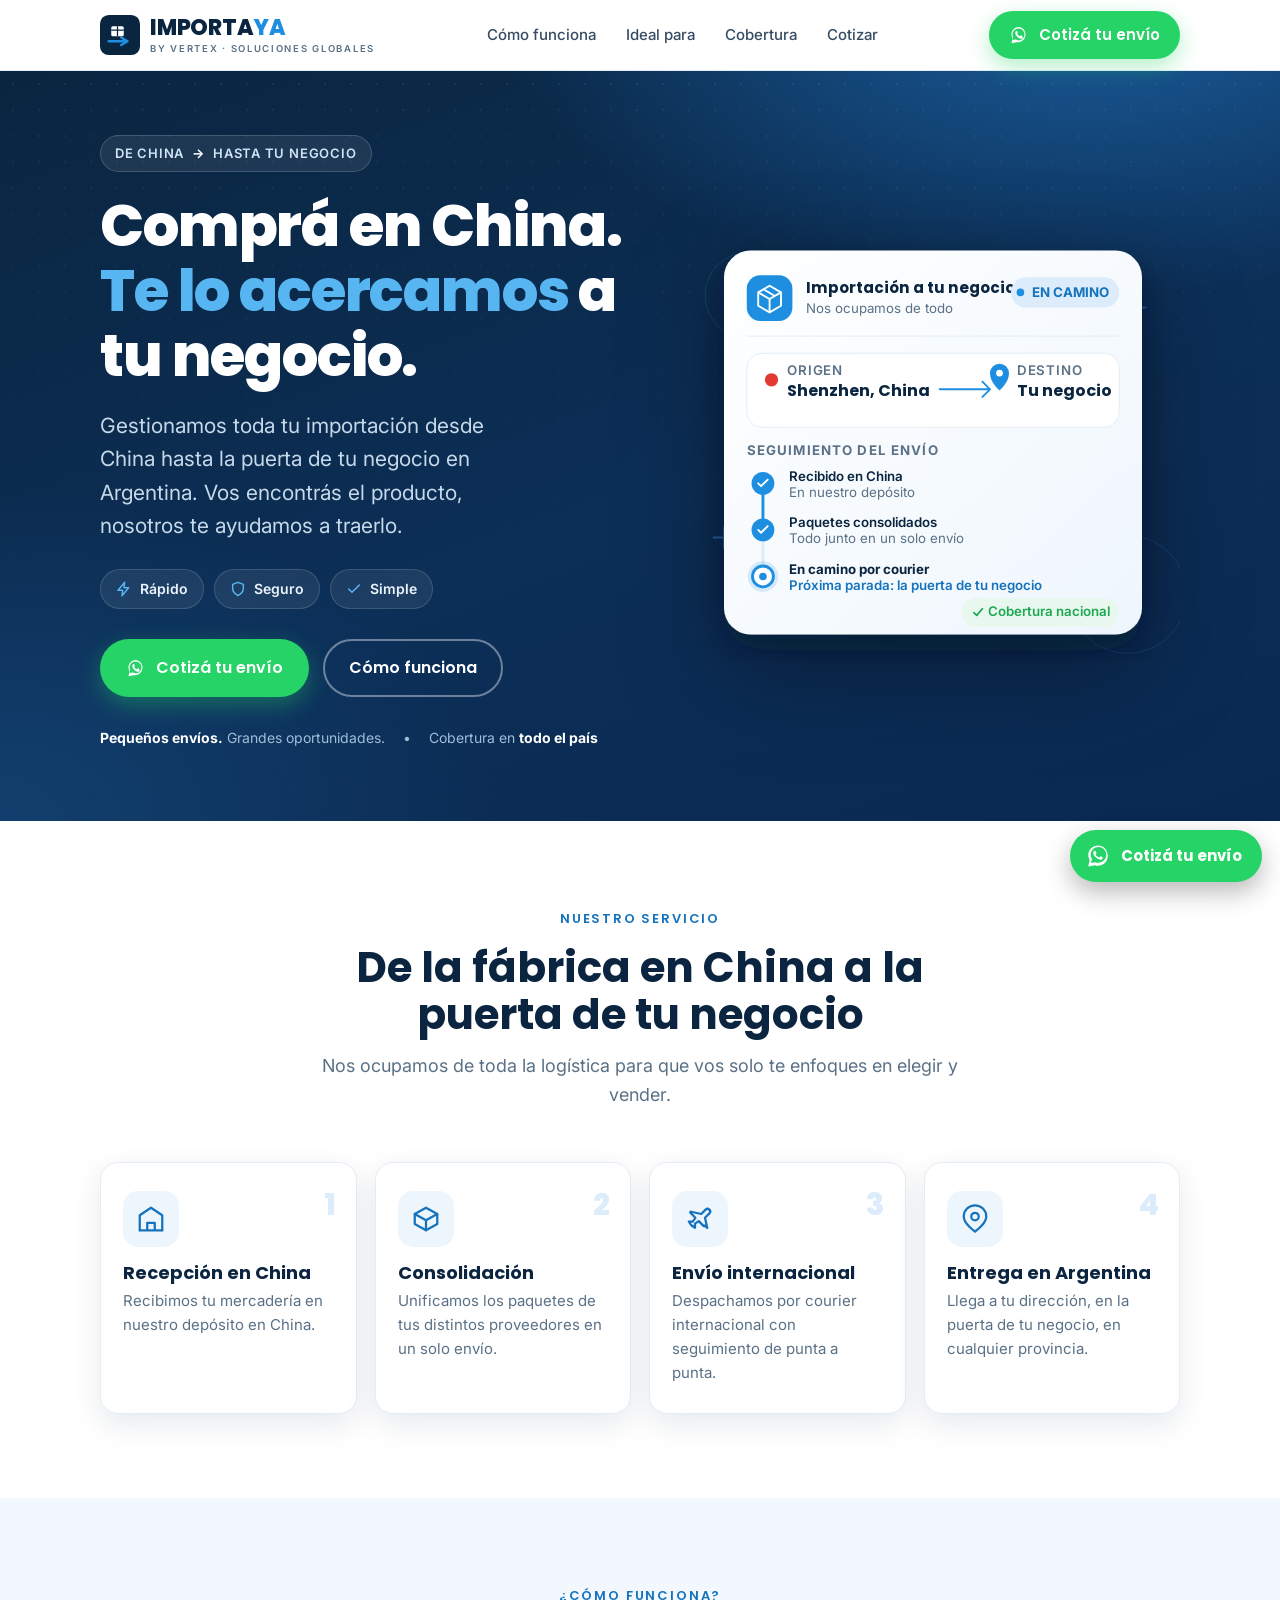
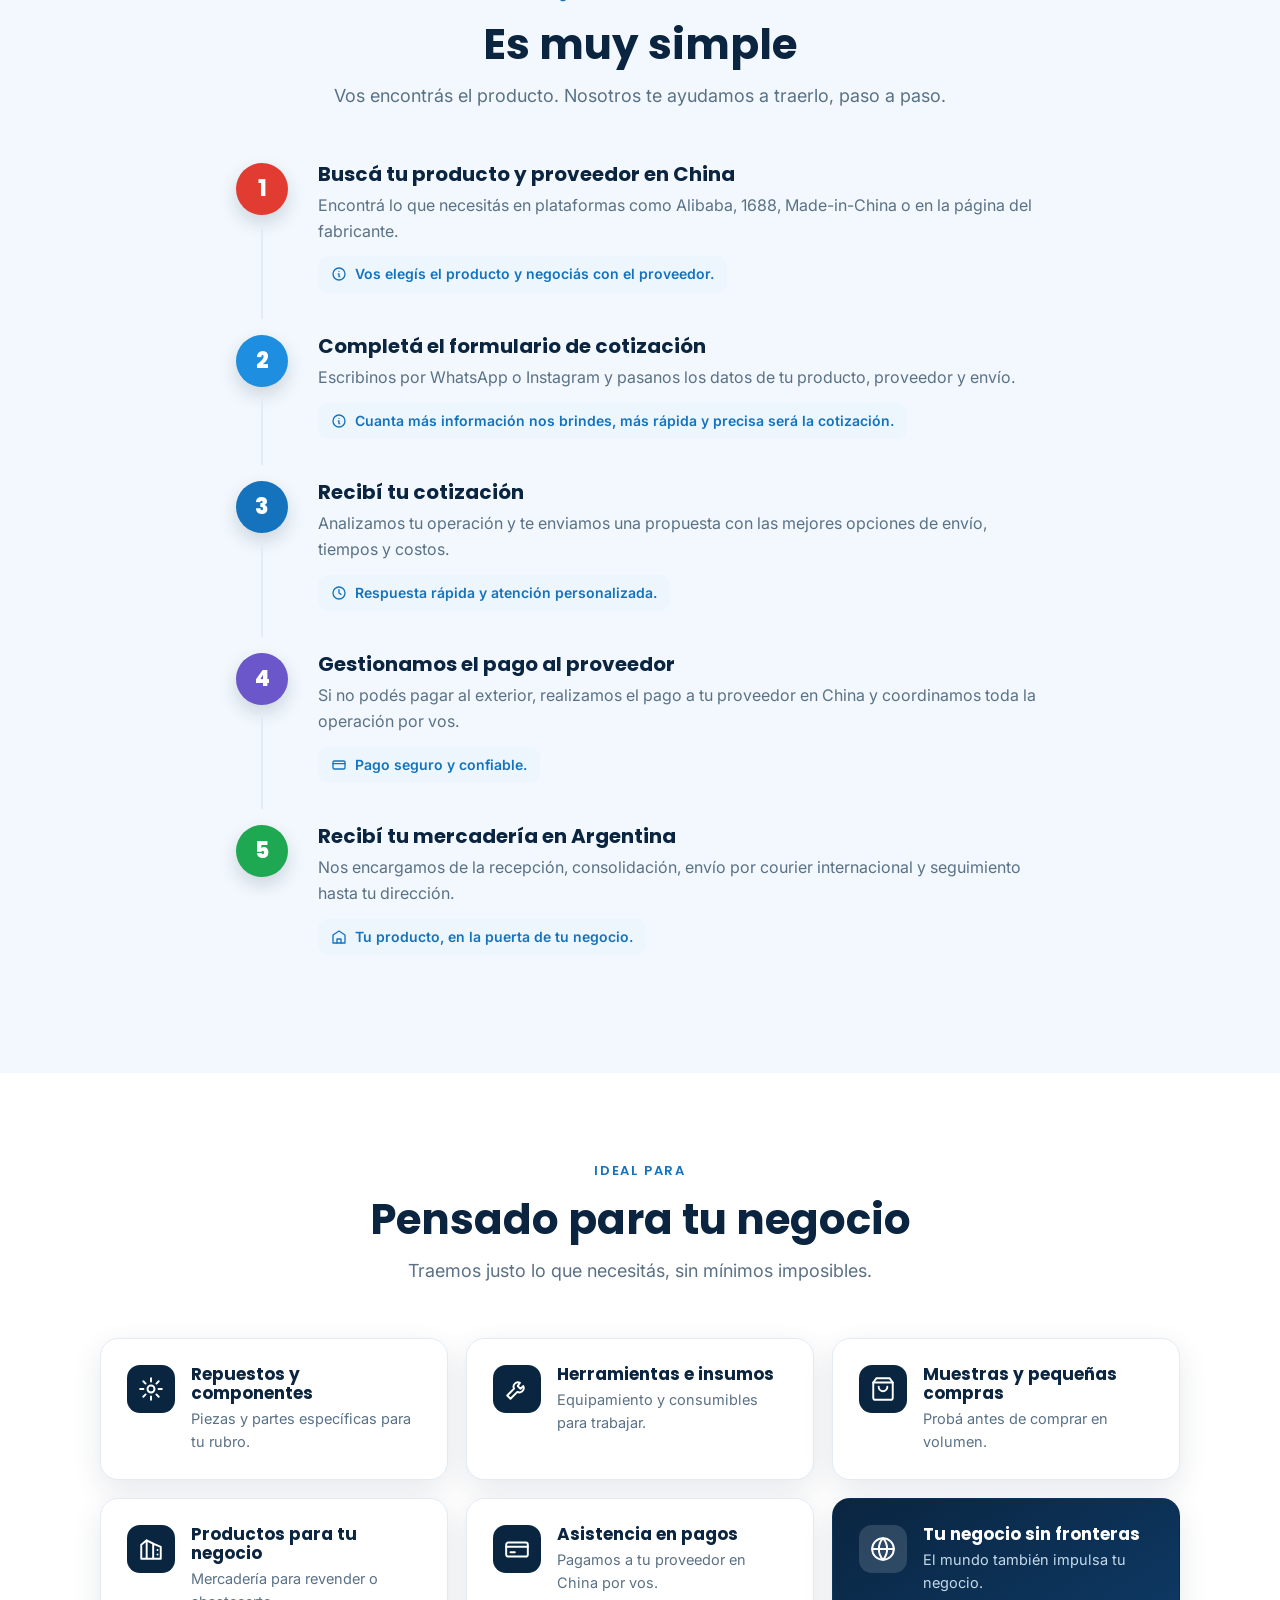
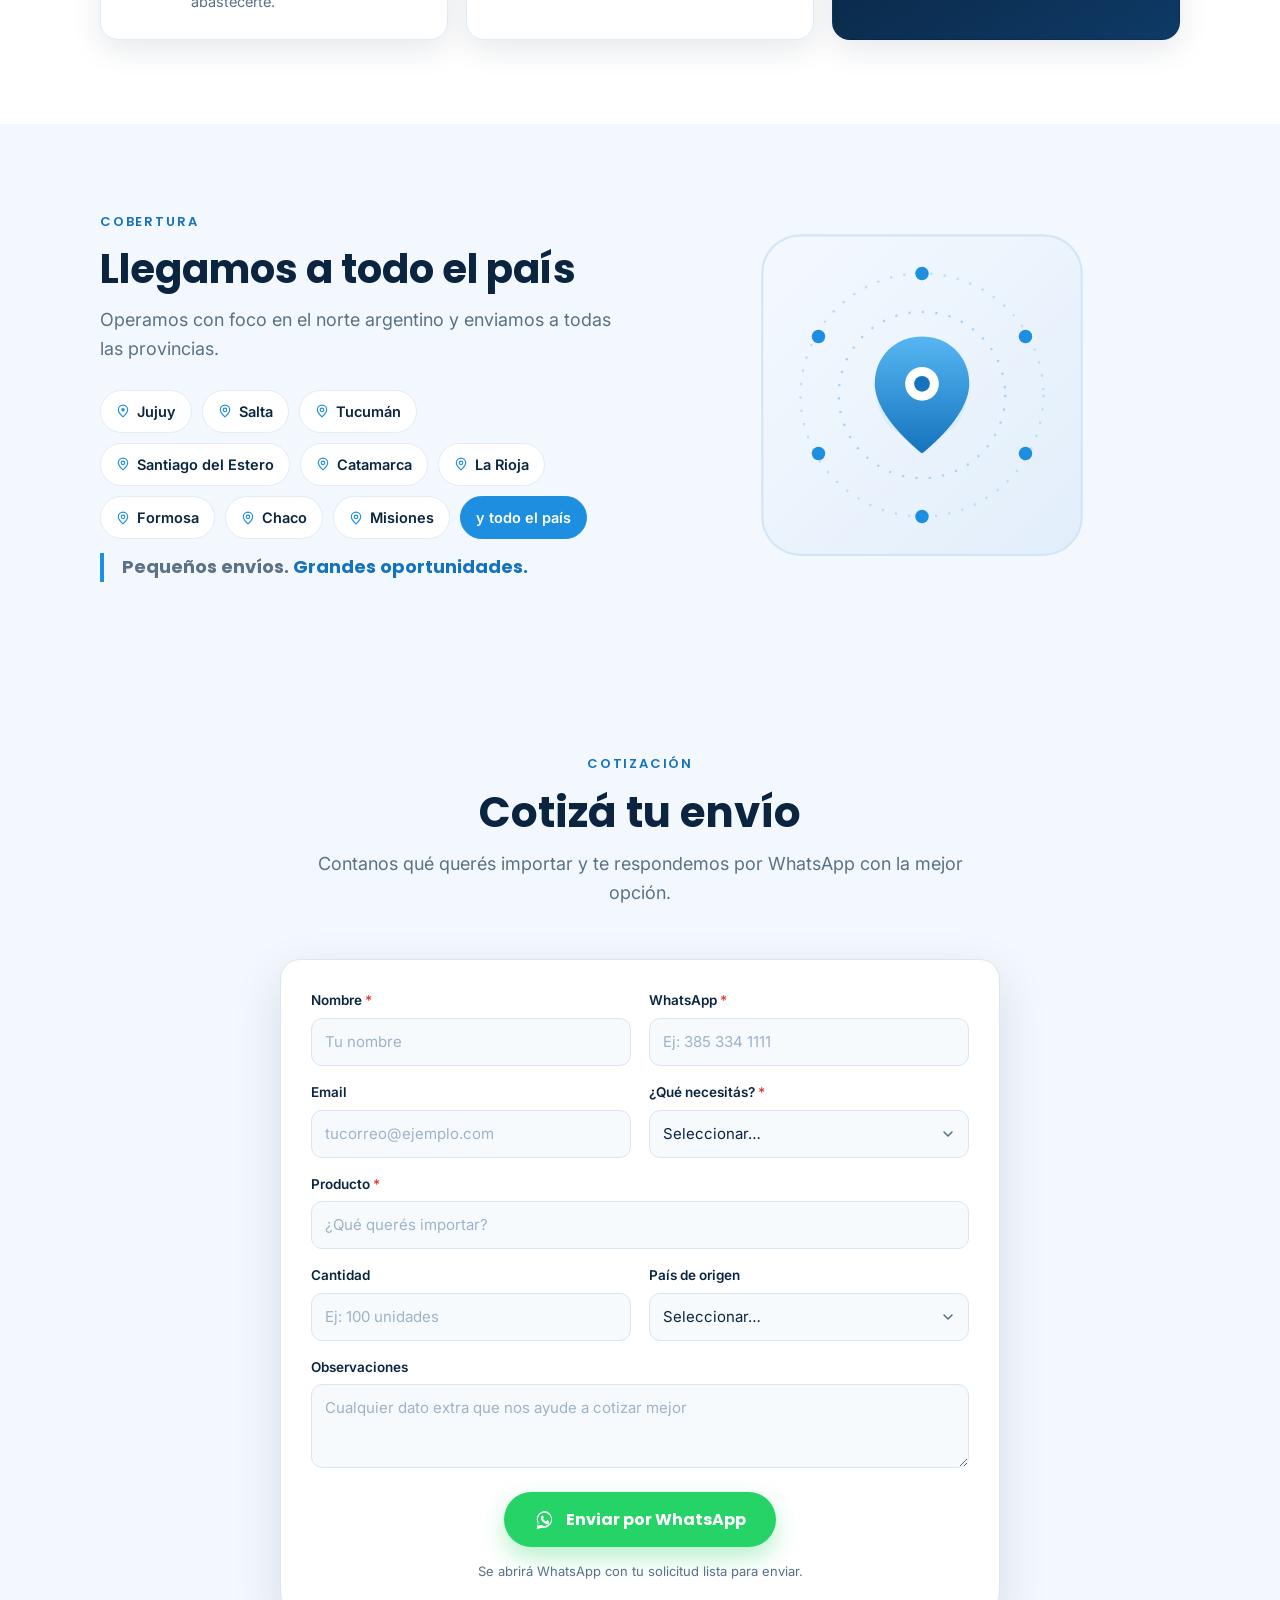
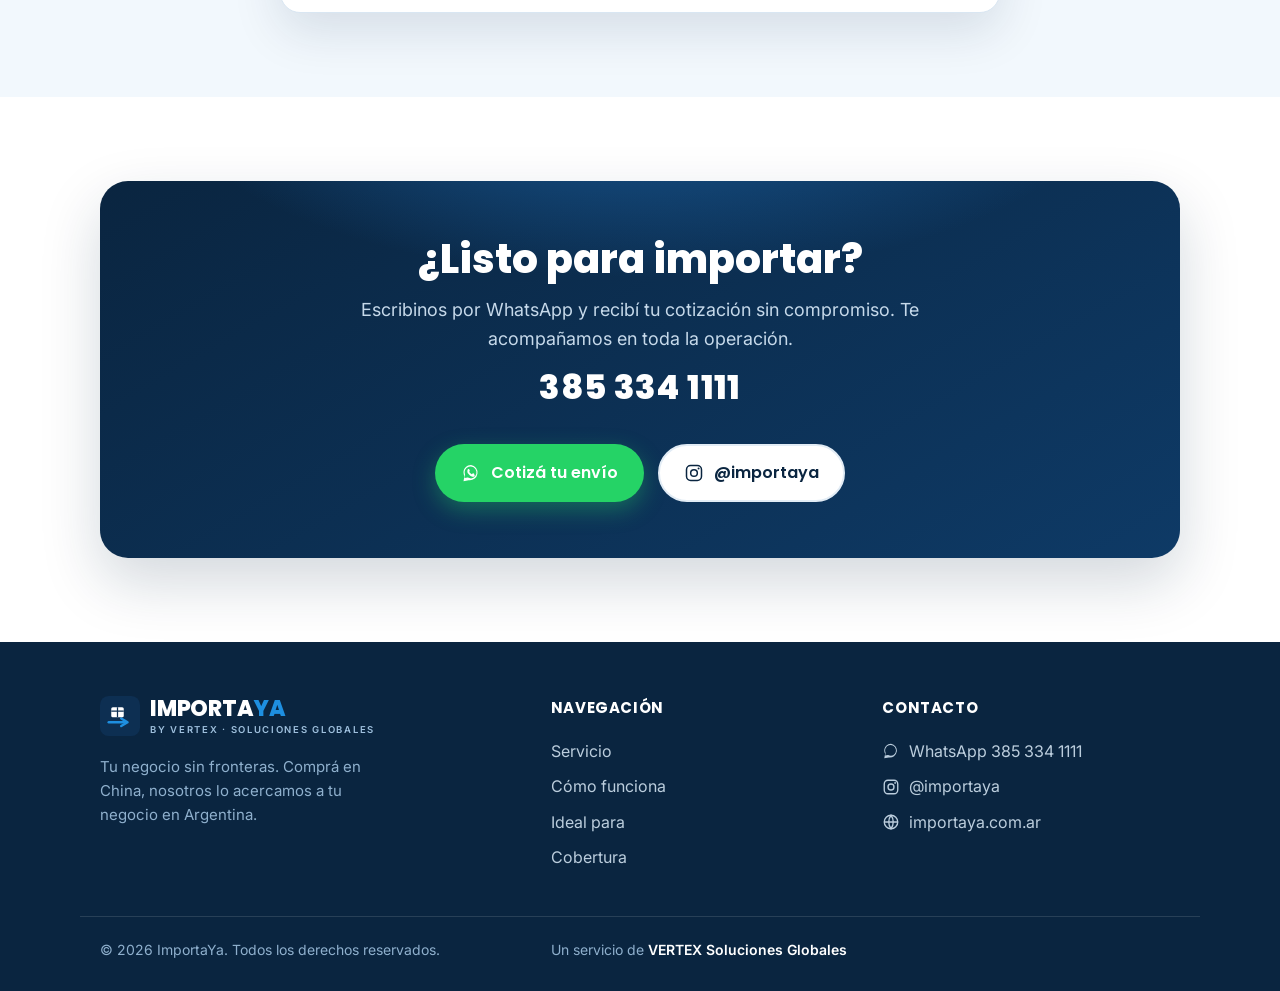
<file: index.html>
<!DOCTYPE html>
<html lang="es">
<head>
  <meta charset="UTF-8">
  <meta name="viewport" content="width=device-width, initial-scale=1.0">
  <title>ImportaYa by Vertex — Comprá en China, te lo acercamos a tu negocio</title>
  <meta name="description" content="Importá desde China a Argentina de forma rápida, segura y simple. Recepción, consolidación, envío por courier y entrega en tu puerta. Cotizá tu envío por WhatsApp: 385 334 1111.">
  <meta name="theme-color" content="#0a2540">
  <link rel="canonical" href="https://importaya.com.ar/">

  <meta property="og:type" content="website">
  <meta property="og:title" content="ImportaYa by Vertex — Tu negocio sin fronteras">
  <meta property="og:description" content="Comprá en China, nosotros lo acercamos a tu negocio en Argentina. Rápido, seguro y simple.">
  <meta property="og:url" content="https://importaya.com.ar/">
  <meta property="og:image" content="https://importaya.com.ar/assets/og.svg">
  <meta property="og:locale" content="es_AR">
  <meta name="twitter:card" content="summary_large_image">

  <link rel="icon" type="image/svg+xml" href="/assets/favicon.svg">
  <link rel="preconnect" href="https://fonts.googleapis.com">
  <link rel="preconnect" href="https://fonts.gstatic.com" crossorigin>
  <link href="https://fonts.googleapis.com/css2?family=Inter:wght@400;500;600;700&family=Poppins:wght@600;700;800&display=swap" rel="stylesheet">
  <link rel="stylesheet" href="/styles.css">
  <link rel="stylesheet" href="/css/form.css">
</head>
<body>

  <!-- ===================== HEADER ===================== -->
  <header class="header">
    <div class="container">
      <a class="logo" href="#top" aria-label="ImportaYa por Vertex — inicio">
        <svg class="logo-mark" viewBox="0 0 64 64" aria-hidden="true">
          <rect width="64" height="64" rx="14" fill="#0a2540"/>
          <path d="M14 42 L40 42" stroke="#1e8fe0" stroke-width="4" stroke-linecap="round"/>
          <path d="M34 36 L44 42 L34 48" fill="none" stroke="#1e8fe0" stroke-width="4" stroke-linecap="round" stroke-linejoin="round"/>
          <rect x="18" y="18" width="20" height="16" rx="2.5" fill="#fff"/>
          <path d="M18 24 H38 M28 18 V34" stroke="#0a2540" stroke-width="2"/>
        </svg>
        <span class="logo-text">
          <span class="logo-word"><span class="lw-b">IMPORTA</span><span class="lw-y">YA</span></span>
          <span class="logo-sub">by Vertex · Soluciones Globales</span>
        </span>
      </a>
      <nav class="nav" aria-label="Navegación principal">
        <a href="#como-funciona">Cómo funciona</a>
        <a href="#ideal">Ideal para</a>
        <a href="#cobertura">Cobertura</a>
        <a href="#cotizar">Cotizar</a>
      </nav>
      <a class="btn btn--wa" href="https://wa.me/5493853341111" target="_blank" rel="noopener">
        <svg viewBox="0 0 32 32" fill="currentColor" aria-hidden="true"><path d="M16 3C9.4 3 4 8.4 4 15c0 2.1.6 4.1 1.6 5.9L4 29l8.2-1.6A12 12 0 1 0 16 3Zm0 21.6c-1.8 0-3.5-.5-5-1.3l-.4-.2-4.9 1 .9-4.8-.2-.4A9.6 9.6 0 1 1 16 24.6Zm5.3-7.2c-.3-.1-1.7-.8-2-.9-.3-.1-.5-.1-.6.1l-.9 1.1c-.2.2-.3.2-.6.1-1.7-.8-2.8-1.5-3.9-3.4-.3-.5.3-.5.8-1.5.1-.2 0-.4 0-.5l-.9-2.2c-.2-.6-.5-.5-.6-.5h-.6c-.2 0-.5.1-.8.4-1 1-1 2.4-1 3.8.1 1.4 1.1 2.8 1.2 3 .1.2 2 3.1 4.9 4.4 2.9 1.2 2.9.8 3.5.8.5-.1 1.7-.7 1.9-1.4.2-.7.2-1.2.2-1.4-.1-.1-.3-.2-.6-.3Z"/></svg>
        <span class="btn-label">Cotizá tu envío</span>
      </a>
    </div>
  </header>

  <main id="top">

    <!-- ===================== HERO ===================== -->
    <section class="hero on-dark">
      <div class="container">
        <div class="hero-copy">
          <span class="hero-badge">De China <b>→</b> hasta tu negocio</span>
          <h1>Comprá en China.<br><span class="accent">Te lo acercamos</span> a tu negocio.</h1>
          <p class="hero-sub">Gestionamos toda tu importación desde China hasta la puerta de tu negocio en Argentina. Vos encontrás el producto, nosotros te ayudamos a traerlo.</p>
          <div class="hero-pills">
            <span class="pill"><svg viewBox="0 0 24 24" fill="none" stroke="currentColor" stroke-width="2.2" stroke-linecap="round" stroke-linejoin="round"><path d="M13 2 3 14h7l-1 8 10-12h-7z"/></svg> Rápido</span>
            <span class="pill"><svg viewBox="0 0 24 24" fill="none" stroke="currentColor" stroke-width="2.2" stroke-linecap="round" stroke-linejoin="round"><path d="M12 2 4 5v6c0 5 3.4 8.5 8 11 4.6-2.5 8-6 8-11V5z"/></svg> Seguro</span>
            <span class="pill"><svg viewBox="0 0 24 24" fill="none" stroke="currentColor" stroke-width="2.2" stroke-linecap="round" stroke-linejoin="round"><path d="M20 6 9 17l-5-5"/></svg> Simple</span>
          </div>
          <div class="hero-cta">
            <a class="btn btn--wa" href="#cotizar">
              <svg viewBox="0 0 32 32" fill="currentColor" aria-hidden="true"><path d="M16 3C9.4 3 4 8.4 4 15c0 2.1.6 4.1 1.6 5.9L4 29l8.2-1.6A12 12 0 1 0 16 3Zm0 21.6c-1.8 0-3.5-.5-5-1.3l-.4-.2-4.9 1 .9-4.8-.2-.4A9.6 9.6 0 1 1 16 24.6Zm5.3-7.2c-.3-.1-1.7-.8-2-.9-.3-.1-.5-.1-.6.1l-.9 1.1c-.2.2-.3.2-.6.1-1.7-.8-2.8-1.5-3.9-3.4-.3-.5.3-.5.8-1.5.1-.2 0-.4 0-.5l-.9-2.2c-.2-.6-.5-.5-.6-.5h-.6c-.2 0-.5.1-.8.4-1 1-1 2.4-1 3.8.1 1.4 1.1 2.8 1.2 3 .1.2 2 3.1 4.9 4.4 2.9 1.2 2.9.8 3.5.8.5-.1 1.7-.7 1.9-1.4.2-.7.2-1.2.2-1.4-.1-.1-.3-.2-.6-.3Z"/></svg>
              Cotizá tu envío
            </a>
            <a class="btn btn--ghost" href="#como-funciona">Cómo funciona</a>
          </div>
          <div class="hero-trust">
            <span><b>Pequeños envíos.</b> Grandes oportunidades.</span>
            <span aria-hidden="true">•</span>
            <span>Cobertura en <b>todo el país</b></span>
          </div>
        </div>

        <!-- Hero illustration -->
        <div class="hero-art hero-art-c" aria-hidden="true">
          <svg viewBox="0 0 520 460" xmlns="http://www.w3.org/2000/svg">
            <defs>
              <linearGradient id="hero-c-card" x1="0" y1="0" x2="1" y2="1">
                <stop offset="0" stop-color="#ffffff"/><stop offset="1" stop-color="#eef6fd"/>
              </linearGradient>
              <filter id="hero-c-shadow" x="-20%" y="-20%" width="140%" height="150%">
                <feDropShadow dx="0" dy="16" stdDeviation="16" flood-color="#04162c" flood-opacity=".35"/>
              </filter>
            </defs>
            <circle cx="65" cy="75" r="45" fill="none" stroke="#57b6f2" stroke-opacity=".16"/>
            <circle cx="465" cy="390" r="62" fill="none" stroke="#57b6f2" stroke-opacity=".14"/>
            <path d="M29 330h22M40 319v22M462 88h22M473 77v22" stroke="#57b6f2" stroke-width="2" stroke-linecap="round" opacity=".35"/>
            <rect x="40" y="28" width="440" height="404" rx="28" fill="url(#hero-c-card)" filter="url(#hero-c-shadow)"/>
            <rect x="64" y="54" width="48" height="48" rx="14" fill="#1e8fe0"/>
            <path d="m76 72 12-7 12 7v14l-12 7-12-7Z" fill="none" stroke="#fff" stroke-width="2" stroke-linejoin="round"/>
            <path d="m76 72 12 7 12-7M88 79v14M82 69l12 7" fill="none" stroke="#fff" stroke-width="2" stroke-linejoin="round"/>
            <text x="126" y="73" fill="#0a2540" font-family="Poppins,sans-serif" font-size="16" font-weight="700">Importación a tu negocio</text>
            <text x="126" y="94" fill="#5a7186" font-family="Inter,sans-serif" font-size="14">Nos ocupamos de todo</text>
            <rect x="342" y="56" width="114" height="32" rx="16" fill="#dcecfa"/>
            <circle cx="352" cy="72" r="4" fill="#1e8fe0"/>
            <text x="364" y="77" fill="#1573bd" font-family="Inter,sans-serif" font-size="14" font-weight="700">EN CAMINO</text>
            <path d="M64 118h392" stroke="#e2ecf5"/>
            <rect x="64" y="136" width="392" height="78" rx="16" fill="#fff" stroke="#e2ecf5"/>
            <circle cx="90" cy="164" r="7" fill="#e23b32"/>
            <text x="106" y="159" fill="#5a7186" font-family="Inter,sans-serif" font-size="14" font-weight="600" letter-spacing="1">ORIGEN</text>
            <text x="106" y="181" fill="#0a2540" font-family="Poppins,sans-serif" font-size="17" font-weight="700">Shenzhen, China</text>
            <path d="M267 174h53m-8-8 8 8-8 8" fill="none" stroke="#1e8fe0" stroke-width="2" stroke-linecap="round" stroke-linejoin="round"/>
            <path d="M340 157c0 10-10 18-10 18s-10-8-10-18a10 10 0 1 1 20 0Z" fill="#1e8fe0"/>
            <circle cx="330" cy="157" r="3.5" fill="#fff"/>
            <text x="348" y="159" fill="#5a7186" font-family="Inter,sans-serif" font-size="14" font-weight="600" letter-spacing="1">DESTINO</text>
            <text x="348" y="181" fill="#0a2540" font-family="Poppins,sans-serif" font-size="17" font-weight="700">Tu negocio</text>
            <text x="64" y="243" fill="#5a7186" font-family="Inter,sans-serif" font-size="14" font-weight="700" letter-spacing="1.2">SEGUIMIENTO DEL ENVÍO</text>
            <path d="M81 273v100" stroke="#dcecfa" stroke-width="3"/>
            <path d="M81 273v49" stroke="#1e8fe0" stroke-width="3"/>
            <circle cx="81" cy="273" r="12" fill="#1e8fe0"/>
            <path d="m76 273 3 3 7-7" fill="none" stroke="#fff" stroke-width="2" stroke-linecap="round" stroke-linejoin="round"/>
            <text x="108" y="270" fill="#0a2540" font-family="Inter,sans-serif" font-size="14" font-weight="600">Recibido en China</text>
            <text x="108" y="287" fill="#5a7186" font-family="Inter,sans-serif" font-size="14">En nuestro depósito</text>
            <circle cx="81" cy="322" r="12" fill="#1e8fe0"/>
            <path d="m76 322 3 3 7-7" fill="none" stroke="#fff" stroke-width="2" stroke-linecap="round" stroke-linejoin="round"/>
            <text x="108" y="319" fill="#0a2540" font-family="Inter,sans-serif" font-size="14" font-weight="600">Paquetes consolidados</text>
            <text x="108" y="336" fill="#5a7186" font-family="Inter,sans-serif" font-size="14">Todo junto en un solo envío</text>
            <circle class="hero-art-c__pulse" cx="81" cy="371" r="16" fill="#1e8fe0" opacity=".16"/>
            <circle cx="81" cy="371" r="11" fill="#fff" stroke="#1e8fe0" stroke-width="3"/>
            <circle cx="81" cy="371" r="4" fill="#1e8fe0"/>
            <text x="108" y="368" fill="#0a2540" font-family="Inter,sans-serif" font-size="14" font-weight="700">En camino por courier</text>
            <text x="108" y="385" fill="#1573bd" font-family="Inter,sans-serif" font-size="14" font-weight="600">Próxima parada: la puerta de tu negocio</text>
            <rect x="290" y="394" width="166" height="30" rx="15" fill="#e9f8ef"/>
            <path d="m303 409 3 3 6-7" fill="none" stroke="#1da851" stroke-width="1.8" stroke-linecap="round" stroke-linejoin="round"/>
            <text x="318" y="413" fill="#1da851" font-family="Inter,sans-serif" font-size="14" font-weight="600">Cobertura nacional</text>
          </svg>
        </div>
      </div>
    </section>

    <!-- ===================== SERVICIO (4 pasos logística) ===================== -->
    <section class="section" id="servicio">
      <div class="container">
        <div class="section-head reveal">
          <span class="eyebrow">Nuestro servicio</span>
          <h2>De la fábrica en China a la puerta de tu negocio</h2>
          <p>Nos ocupamos de toda la logística para que vos solo te enfoques en elegir y vender.</p>
        </div>
        <div class="flow">
          <article class="flow-card reveal">
            <span class="num">1</span>
            <div class="flow-ico"><svg viewBox="0 0 24 24" fill="none" stroke="currentColor" stroke-width="1.8" stroke-linecap="round" stroke-linejoin="round"><path d="M3 21V9l9-6 9 6v12"/><path d="M3 21h18M9 21v-6h6v6"/></svg></div>
            <h3>Recepción en China</h3>
            <p>Recibimos tu mercadería en nuestro depósito en China.</p>
          </article>
          <article class="flow-card reveal">
            <span class="num">2</span>
            <div class="flow-ico"><svg viewBox="0 0 24 24" fill="none" stroke="currentColor" stroke-width="1.8" stroke-linecap="round" stroke-linejoin="round"><path d="M21 16V8l-9-5-9 5v8l9 5 9-5z"/><path d="M3 8l9 5 9-5M12 13v8"/></svg></div>
            <h3>Consolidación</h3>
            <p>Unificamos los paquetes de tus distintos proveedores en un solo envío.</p>
          </article>
          <article class="flow-card reveal">
            <span class="num">3</span>
            <div class="flow-ico"><svg viewBox="0 0 24 24" fill="none" stroke="currentColor" stroke-width="1.8" stroke-linecap="round" stroke-linejoin="round"><path d="M17.8 19.2 16 11l3.5-3.5a2.1 2.1 0 0 0-3-3L13 8 4.8 6.2a.5.5 0 0 0-.5.8l4 4-2 3H3l2 3 3 2v-3.3l3-2 4 4a.5.5 0 0 0 .8-.5z"/></svg></div>
            <h3>Envío internacional</h3>
            <p>Despachamos por courier internacional con seguimiento de punta a punta.</p>
          </article>
          <article class="flow-card reveal">
            <span class="num">4</span>
            <div class="flow-ico"><svg viewBox="0 0 24 24" fill="none" stroke="currentColor" stroke-width="1.8" stroke-linecap="round" stroke-linejoin="round"><path d="M21 10c0 6-9 12-9 12s-9-6-9-12a9 9 0 0 1 18 0z"/><circle cx="12" cy="10" r="3"/></svg></div>
            <h3>Entrega en Argentina</h3>
            <p>Llega a tu dirección, en la puerta de tu negocio, en cualquier provincia.</p>
          </article>
        </div>
      </div>
    </section>

    <!-- ===================== CÓMO FUNCIONA (5 pasos) ===================== -->
    <section class="section section--soft" id="como-funciona">
      <div class="container">
        <div class="section-head reveal">
          <span class="eyebrow">¿Cómo funciona?</span>
          <h2>Es muy simple</h2>
          <p>Vos encontrás el producto. Nosotros te ayudamos a traerlo, paso a paso.</p>
        </div>
        <div class="steps">
          <div class="step reveal">
            <div class="step-rail"><div class="step-num">1</div><div class="step-line"></div></div>
            <div class="step-body">
              <h3>Buscá tu producto y proveedor en China</h3>
              <p>Encontrá lo que necesitás en plataformas como Alibaba, 1688, Made-in-China o en la página del fabricante.</p>
              <span class="step-note"><svg viewBox="0 0 24 24" fill="none" stroke="currentColor" stroke-width="2" stroke-linecap="round" stroke-linejoin="round"><circle cx="12" cy="12" r="9"/><path d="M12 8h.01M11 12h1v4h1"/></svg> Vos elegís el producto y negociás con el proveedor.</span>
            </div>
          </div>
          <div class="step reveal">
            <div class="step-rail"><div class="step-num">2</div><div class="step-line"></div></div>
            <div class="step-body">
              <h3>Completá el formulario de cotización</h3>
              <p>Escribinos por WhatsApp o Instagram y pasanos los datos de tu producto, proveedor y envío.</p>
              <span class="step-note"><svg viewBox="0 0 24 24" fill="none" stroke="currentColor" stroke-width="2" stroke-linecap="round" stroke-linejoin="round"><circle cx="12" cy="12" r="9"/><path d="M12 8h.01M11 12h1v4h1"/></svg> Cuanta más información nos brindes, más rápida y precisa será la cotización.</span>
            </div>
          </div>
          <div class="step reveal">
            <div class="step-rail"><div class="step-num">3</div><div class="step-line"></div></div>
            <div class="step-body">
              <h3>Recibí tu cotización</h3>
              <p>Analizamos tu operación y te enviamos una propuesta con las mejores opciones de envío, tiempos y costos.</p>
              <span class="step-note"><svg viewBox="0 0 24 24" fill="none" stroke="currentColor" stroke-width="2" stroke-linecap="round" stroke-linejoin="round"><circle cx="12" cy="12" r="9"/><path d="M12 7v5l3 2"/></svg> Respuesta rápida y atención personalizada.</span>
            </div>
          </div>
          <div class="step reveal">
            <div class="step-rail"><div class="step-num">4</div><div class="step-line"></div></div>
            <div class="step-body">
              <h3>Gestionamos el pago al proveedor</h3>
              <p>Si no podés pagar al exterior, realizamos el pago a tu proveedor en China y coordinamos toda la operación por vos.</p>
              <span class="step-note"><svg viewBox="0 0 24 24" fill="none" stroke="currentColor" stroke-width="2" stroke-linecap="round" stroke-linejoin="round"><rect x="3" y="6" width="18" height="12" rx="2"/><path d="M3 10h18"/></svg> Pago seguro y confiable.</span>
            </div>
          </div>
          <div class="step reveal">
            <div class="step-rail"><div class="step-num">5</div><div class="step-line"></div></div>
            <div class="step-body">
              <h3>Recibí tu mercadería en Argentina</h3>
              <p>Nos encargamos de la recepción, consolidación, envío por courier internacional y seguimiento hasta tu dirección.</p>
              <span class="step-note"><svg viewBox="0 0 24 24" fill="none" stroke="currentColor" stroke-width="2" stroke-linecap="round" stroke-linejoin="round"><path d="M3 21V9l9-6 9 6v12H3z"/><path d="M9 21v-6h6v6"/></svg> Tu producto, en la puerta de tu negocio.</span>
            </div>
          </div>
        </div>
      </div>
    </section>

    <!-- ===================== IDEAL PARA ===================== -->
    <section class="section" id="ideal">
      <div class="container">
        <div class="section-head reveal">
          <span class="eyebrow">Ideal para</span>
          <h2>Pensado para tu negocio</h2>
          <p>Traemos justo lo que necesitás, sin mínimos imposibles.</p>
        </div>
        <div class="cards">
          <article class="card reveal">
            <div class="card-ico"><svg viewBox="0 0 24 24" fill="none" stroke="currentColor" stroke-width="1.8" stroke-linecap="round" stroke-linejoin="round"><circle cx="12" cy="12" r="3.2"/><path d="M12 2v3M12 19v3M2 12h3M19 12h3M4.9 4.9l2.1 2.1M17 17l2.1 2.1M19.1 4.9 17 7M7 17l-2.1 2.1"/></svg></div>
            <div><h3>Repuestos y componentes</h3><p>Piezas y partes específicas para tu rubro.</p></div>
          </article>
          <article class="card reveal">
            <div class="card-ico"><svg viewBox="0 0 24 24" fill="none" stroke="currentColor" stroke-width="1.8" stroke-linecap="round" stroke-linejoin="round"><path d="M14.7 6.3a4 4 0 0 0-5.4 5.4L3 18l3 3 6.3-6.3a4 4 0 0 0 5.4-5.4l-2.5 2.5-2.5-2.5z"/></svg></div>
            <div><h3>Herramientas e insumos</h3><p>Equipamiento y consumibles para trabajar.</p></div>
          </article>
          <article class="card reveal">
            <div class="card-ico"><svg viewBox="0 0 24 24" fill="none" stroke="currentColor" stroke-width="1.8" stroke-linecap="round" stroke-linejoin="round"><path d="M6 2 3 6v14a2 2 0 0 0 2 2h14a2 2 0 0 0 2-2V6l-3-4z"/><path d="M3 6h18M16 10a4 4 0 0 1-8 0"/></svg></div>
            <div><h3>Muestras y pequeñas compras</h3><p>Probá antes de comprar en volumen.</p></div>
          </article>
          <article class="card reveal">
            <div class="card-ico"><svg viewBox="0 0 24 24" fill="none" stroke="currentColor" stroke-width="1.8" stroke-linecap="round" stroke-linejoin="round"><path d="M3 21V8l5-4v17M8 21V4l6 3v14M14 21V7l7 3v11H3"/><path d="M18 13h.01M18 17h.01"/></svg></div>
            <div><h3>Productos para tu negocio</h3><p>Mercadería para revender o abastecerte.</p></div>
          </article>
          <article class="card reveal">
            <div class="card-ico"><svg viewBox="0 0 24 24" fill="none" stroke="currentColor" stroke-width="1.8" stroke-linecap="round" stroke-linejoin="round"><rect x="2" y="6" width="20" height="13" rx="2"/><path d="M2 10h20M6 15h4"/></svg></div>
            <div><h3>Asistencia en pagos</h3><p>Pagamos a tu proveedor en China por vos.</p></div>
          </article>
          <article class="card reveal" style="background:linear-gradient(150deg,#0a2540,#0e3a66);border-color:transparent;color:#fff;">
            <div class="card-ico" style="background:rgba(255,255,255,.14)"><svg viewBox="0 0 24 24" fill="none" stroke="currentColor" stroke-width="1.8" stroke-linecap="round" stroke-linejoin="round"><path d="M12 2a10 10 0 1 0 0 20 10 10 0 0 0 0-20z"/><path d="M2 12h20M12 2a15 15 0 0 1 0 20 15 15 0 0 1 0-20z"/></svg></div>
            <div><h3 style="color:#fff">Tu negocio sin fronteras</h3><p style="color:#c6d9ea">El mundo también impulsa tu negocio.</p></div>
          </article>
        </div>
      </div>
    </section>

    <!-- ===================== COBERTURA ===================== -->
    <section class="section section--soft" id="cobertura">
      <div class="container">
        <div class="coverage">
          <div class="reveal">
            <span class="eyebrow">Cobertura</span>
            <h2>Llegamos a todo el país</h2>
            <p>Operamos con foco en el norte argentino y enviamos a todas las provincias.</p>
            <div class="provinces">
              <span class="prov"><svg viewBox="0 0 24 24" fill="currentColor"><circle cx="12" cy="10" r="3"/><path d="M12 2a8 8 0 0 0-8 8c0 5 8 12 8 12s8-7 8-12a8 8 0 0 0-8-8z" fill="none" stroke="currentColor" stroke-width="2"/></svg> Jujuy</span>
              <span class="prov"><svg viewBox="0 0 24 24" fill="none" stroke="currentColor" stroke-width="2"><path d="M12 2a8 8 0 0 0-8 8c0 5 8 12 8 12s8-7 8-12a8 8 0 0 0-8-8z"/><circle cx="12" cy="10" r="3"/></svg> Salta</span>
              <span class="prov"><svg viewBox="0 0 24 24" fill="none" stroke="currentColor" stroke-width="2"><path d="M12 2a8 8 0 0 0-8 8c0 5 8 12 8 12s8-7 8-12a8 8 0 0 0-8-8z"/><circle cx="12" cy="10" r="3"/></svg> Tucumán</span>
              <span class="prov"><svg viewBox="0 0 24 24" fill="none" stroke="currentColor" stroke-width="2"><path d="M12 2a8 8 0 0 0-8 8c0 5 8 12 8 12s8-7 8-12a8 8 0 0 0-8-8z"/><circle cx="12" cy="10" r="3"/></svg> Santiago del Estero</span>
              <span class="prov"><svg viewBox="0 0 24 24" fill="none" stroke="currentColor" stroke-width="2"><path d="M12 2a8 8 0 0 0-8 8c0 5 8 12 8 12s8-7 8-12a8 8 0 0 0-8-8z"/><circle cx="12" cy="10" r="3"/></svg> Catamarca</span>
              <span class="prov"><svg viewBox="0 0 24 24" fill="none" stroke="currentColor" stroke-width="2"><path d="M12 2a8 8 0 0 0-8 8c0 5 8 12 8 12s8-7 8-12a8 8 0 0 0-8-8z"/><circle cx="12" cy="10" r="3"/></svg> La Rioja</span>
              <span class="prov"><svg viewBox="0 0 24 24" fill="none" stroke="currentColor" stroke-width="2"><path d="M12 2a8 8 0 0 0-8 8c0 5 8 12 8 12s8-7 8-12a8 8 0 0 0-8-8z"/><circle cx="12" cy="10" r="3"/></svg> Formosa</span>
              <span class="prov"><svg viewBox="0 0 24 24" fill="none" stroke="currentColor" stroke-width="2"><path d="M12 2a8 8 0 0 0-8 8c0 5 8 12 8 12s8-7 8-12a8 8 0 0 0-8-8z"/><circle cx="12" cy="10" r="3"/></svg> Chaco</span>
              <span class="prov"><svg viewBox="0 0 24 24" fill="none" stroke="currentColor" stroke-width="2"><path d="M12 2a8 8 0 0 0-8 8c0 5 8 12 8 12s8-7 8-12a8 8 0 0 0-8-8z"/><circle cx="12" cy="10" r="3"/></svg> Misiones</span>
              <span class="prov" style="background:var(--blue);color:#fff;border-color:var(--blue)">y todo el país</span>
            </div>
            <p class="coverage-quote">Pequeños envíos. <span>Grandes oportunidades.</span></p>
          </div>
          <div class="map-wrap reveal" aria-hidden="true">
            <svg viewBox="0 0 320 320" xmlns="http://www.w3.org/2000/svg">
              <defs>
                <linearGradient id="cov" x1="0" y1="0" x2="1" y2="1"><stop offset="0" stop-color="#f4f9fe"/><stop offset="1" stop-color="#e2eefb"/></linearGradient>
                <linearGradient id="pin" x1="0" y1="0" x2="0" y2="1"><stop offset="0" stop-color="#57b6f2"/><stop offset="1" stop-color="#1573bd"/></linearGradient>
              </defs>
              <rect x="18" y="18" width="284" height="284" rx="34" fill="url(#cov)" stroke="#d3e6f7" stroke-width="2"/>
              <circle cx="160" cy="160" r="108" fill="none" stroke="#bcdcf5" stroke-width="2" stroke-dasharray="2 10"/>
              <circle cx="160" cy="160" r="74" fill="none" stroke="#a9d1f2" stroke-width="2" stroke-dasharray="2 10"/>
              <circle cx="160" cy="160" r="40" fill="#dcecfa"/>
              <!-- small province dots around -->
              <circle cx="160" cy="52" r="6" fill="#1e8fe0"/>
              <circle cx="252" cy="108" r="6" fill="#1e8fe0"/>
              <circle cx="252" cy="212" r="6" fill="#1e8fe0"/>
              <circle cx="160" cy="268" r="6" fill="#1e8fe0"/>
              <circle cx="68" cy="212" r="6" fill="#1e8fe0"/>
              <circle cx="68" cy="108" r="6" fill="#1e8fe0"/>
              <!-- central pin -->
              <path d="M160 108 c -24 0 -42 18 -42 42 c 0 30 42 62 42 62 s 42 -32 42 -62 c 0 -24 -18 -42 -42 -42 z" fill="url(#pin)"/>
              <circle cx="160" cy="150" r="15" fill="#fff"/>
              <circle cx="160" cy="150" r="7" fill="#1573bd"/>
            </svg>
          </div>
        </div>
      </div>
    </section>

    <!-- ===================== COTIZACIÓN ===================== -->
    <section class="section section--soft" id="cotizar">
      <div class="container">
        <div class="section-head reveal">
          <span class="eyebrow">Cotización</span>
          <h2>Cotizá tu envío</h2>
          <p>Contanos qué querés importar y te respondemos por WhatsApp con la mejor opción.</p>
        </div>
        <div class="quote reveal">
          <div class="quote-card">
            <form id="quoteForm">
              <div class="form-grid">
                <div class="field">
                  <label for="nombre">Nombre <span class="req">*</span></label>
                  <input id="nombre" name="nombre" type="text" placeholder="Tu nombre" required data-req>
                </div>
                <div class="field">
                  <label for="telefono">WhatsApp <span class="req">*</span></label>
                  <input id="telefono" name="telefono" type="tel" placeholder="Ej: 385 334 1111" required data-req>
                </div>
                <div class="field">
                  <label for="email">Email</label>
                  <input id="email" name="email" type="email" placeholder="tucorreo@ejemplo.com">
                </div>
                <div class="field">
                  <label for="tipoOperacion">¿Qué necesitás? <span class="req">*</span></label>
                  <select id="tipoOperacion" name="tipoOperacion" required data-req>
                    <option value="">Seleccionar…</option>
                    <option value="Courier">Courier (compra pequeña / personal)</option>
                    <option value="Importación comercial">Importación comercial</option>
                    <option value="Búsqueda de proveedor">Búsqueda de proveedor</option>
                  </select>
                </div>
                <div class="field field--full" id="field-empresa">
                  <label for="empresa">Empresa</label>
                  <input id="empresa" name="empresa" type="text" placeholder="Nombre de tu empresa">
                </div>
                <div class="field field--full">
                  <label for="producto">Producto <span class="req">*</span></label>
                  <input id="producto" name="producto" type="text" placeholder="¿Qué querés importar?" required data-req>
                </div>
                <div class="field">
                  <label for="cantidad">Cantidad</label>
                  <input id="cantidad" name="cantidad" type="text" placeholder="Ej: 100 unidades">
                </div>
                <div class="field">
                  <label for="paisOrigen">País de origen</label>
                  <select id="paisOrigen" name="paisOrigen">
                    <option value="">Seleccionar…</option>
                    <option value="China">China</option>
                    <option value="Estados Unidos">Estados Unidos</option>
                    <option value="Europa">Europa</option>
                    <option value="Otro">Otro</option>
                  </select>
                </div>
                <div class="field" id="field-valor">
                  <label for="valor">Valor estimado</label>
                  <input id="valor" name="valor" type="text" placeholder="Ej: USD 500">
                </div>
                <div class="field" id="field-link">
                  <label for="linkProducto">Link del producto</label>
                  <input id="linkProducto" name="linkProducto" type="url" placeholder="https://...">
                </div>
                <div class="field field--full" id="field-especificaciones">
                  <label for="especificaciones">Especificaciones técnicas</label>
                  <textarea id="especificaciones" name="especificaciones" placeholder="Detalles, medidas, certificaciones requeridas…"></textarea>
                </div>
                <div class="field field--full">
                  <label for="observaciones">Observaciones</label>
                  <textarea id="observaciones" name="observaciones" placeholder="Cualquier dato extra que nos ayude a cotizar mejor"></textarea>
                </div>
              </div>
              <div class="form-actions">
                <button type="submit" class="btn-cotizar">
                  <svg viewBox="0 0 32 32" fill="currentColor" aria-hidden="true"><path d="M16 3C9.4 3 4 8.4 4 15c0 2.1.6 4.1 1.6 5.9L4 29l8.2-1.6A12 12 0 1 0 16 3Zm0 21.6c-1.8 0-3.5-.5-5-1.3l-.4-.2-4.9 1 .9-4.8-.2-.4A9.6 9.6 0 1 1 16 24.6Zm5.3-7.2c-.3-.1-1.7-.8-2-.9-.3-.1-.5-.1-.6.1l-.9 1.1c-.2.2-.3.2-.6.1-1.7-.8-2.8-1.5-3.9-3.4-.3-.5.3-.5.8-1.5.1-.2 0-.4 0-.5l-.9-2.2c-.2-.6-.5-.5-.6-.5h-.6c-.2 0-.5.1-.8.4-1 1-1 2.4-1 3.8.1 1.4 1.1 2.8 1.2 3 .1.2 2 3.1 4.9 4.4 2.9 1.2 2.9.8 3.5.8.5-.1 1.7-.7 1.9-1.4.2-.7.2-1.2.2-1.4-.1-.1-.3-.2-.6-.3Z"/></svg>
                  Enviar por WhatsApp
                </button>
                <p class="form-note">Se abrirá WhatsApp con tu solicitud lista para enviar.</p>
              </div>
            </form>
          </div>
        </div>
      </div>
    </section>

    <!-- ===================== CTA ===================== -->
    <section class="section">
      <div class="container">
        <div class="cta reveal">
          <h2>¿Listo para importar?</h2>
          <p>Escribinos por WhatsApp y recibí tu cotización sin compromiso. Te acompañamos en toda la operación.</p>
          <div class="cta-phone"><a href="https://wa.me/5493853341111">385 334 1111</a></div>
          <div class="cta-actions">
            <a class="btn btn--wa" href="https://wa.me/5493853341111" target="_blank" rel="noopener">
              <svg viewBox="0 0 32 32" fill="currentColor" aria-hidden="true"><path d="M16 3C9.4 3 4 8.4 4 15c0 2.1.6 4.1 1.6 5.9L4 29l8.2-1.6A12 12 0 1 0 16 3Zm0 21.6c-1.8 0-3.5-.5-5-1.3l-.4-.2-4.9 1 .9-4.8-.2-.4A9.6 9.6 0 1 1 16 24.6Zm5.3-7.2c-.3-.1-1.7-.8-2-.9-.3-.1-.5-.1-.6.1l-.9 1.1c-.2.2-.3.2-.6.1-1.7-.8-2.8-1.5-3.9-3.4-.3-.5.3-.5.8-1.5.1-.2 0-.4 0-.5l-.9-2.2c-.2-.6-.5-.5-.6-.5h-.6c-.2 0-.5.1-.8.4-1 1-1 2.4-1 3.8.1 1.4 1.1 2.8 1.2 3 .1.2 2 3.1 4.9 4.4 2.9 1.2 2.9.8 3.5.8.5-.1 1.7-.7 1.9-1.4.2-.7.2-1.2.2-1.4-.1-.1-.3-.2-.6-.3Z"/></svg>
              Cotizá tu envío
            </a>
            <a class="btn btn--outline" href="https://instagram.com/importaya" target="_blank" rel="noopener">
              <svg viewBox="0 0 24 24" fill="none" stroke="currentColor" stroke-width="1.8"><rect x="3" y="3" width="18" height="18" rx="5"/><circle cx="12" cy="12" r="4"/><circle cx="17.5" cy="6.5" r="1.2" fill="currentColor" stroke="none"/></svg>
              @importaya
            </a>
          </div>
        </div>
      </div>
    </section>
  </main>

  <!-- ===================== FOOTER ===================== -->
  <footer class="footer">
    <div class="container">
      <div>
        <div class="logo on-dark">
          <svg class="logo-mark" viewBox="0 0 64 64" aria-hidden="true">
            <rect width="64" height="64" rx="14" fill="#0d2f52"/>
            <path d="M14 42 L40 42" stroke="#1e8fe0" stroke-width="4" stroke-linecap="round"/>
            <path d="M34 36 L44 42 L34 48" fill="none" stroke="#1e8fe0" stroke-width="4" stroke-linecap="round" stroke-linejoin="round"/>
            <rect x="18" y="18" width="20" height="16" rx="2.5" fill="#fff"/>
            <path d="M18 24 H38 M28 18 V34" stroke="#0d2f52" stroke-width="2"/>
          </svg>
          <span class="logo-text">
            <span class="logo-word"><span class="lw-b">IMPORTA</span><span class="lw-y">YA</span></span>
            <span class="logo-sub">by Vertex · Soluciones Globales</span>
          </span>
        </div>
        <p class="footer-tag">Tu negocio sin fronteras. Comprá en China, nosotros lo acercamos a tu negocio en Argentina.</p>
      </div>
      <div>
        <h4>Navegación</h4>
        <a href="#servicio">Servicio</a><br>
        <a href="#como-funciona">Cómo funciona</a><br>
        <a href="#ideal">Ideal para</a><br>
        <a href="#cobertura">Cobertura</a>
      </div>
      <div>
        <h4>Contacto</h4>
        <a href="https://wa.me/5493853341111" target="_blank" rel="noopener">
          <svg viewBox="0 0 32 32" fill="currentColor" aria-hidden="true"><path d="M16 3C9.4 3 4 8.4 4 15c0 2.1.6 4.1 1.6 5.9L4 29l8.2-1.6A12 12 0 1 0 16 3Zm0 21.6c-1.8 0-3.5-.5-5-1.3l-.4-.2-4.9 1 .9-4.8-.2-.4A9.6 9.6 0 1 1 16 24.6Z"/></svg>
          WhatsApp 385 334 1111
        </a><br>
        <a href="https://instagram.com/importaya" target="_blank" rel="noopener">
          <svg viewBox="0 0 24 24" fill="none" stroke="currentColor" stroke-width="1.8"><rect x="3" y="3" width="18" height="18" rx="5"/><circle cx="12" cy="12" r="4"/><circle cx="17.5" cy="6.5" r="1.2" fill="currentColor" stroke="none"/></svg>
          @importaya
        </a><br>
        <a href="https://importaya.com.ar">
          <svg viewBox="0 0 24 24" fill="none" stroke="currentColor" stroke-width="1.8"><circle cx="12" cy="12" r="9"/><path d="M3 12h18M12 3a15 15 0 0 1 0 18 15 15 0 0 1 0-18z"/></svg>
          importaya.com.ar
        </a>
      </div>
    </div>
    <div class="container footer-bottom">
      <span>© <span id="year">2026</span> ImportaYa. Todos los derechos reservados.</span>
      <span>Un servicio de <span class="brand-v">VERTEX Soluciones Globales</span></span>
    </div>
  </footer>

  <!-- Floating WhatsApp -->
  <a class="wa-fab" href="https://wa.me/5493853341111" target="_blank" rel="noopener" aria-label="Cotizá tu envío por WhatsApp: 385 334 1111">
    <svg viewBox="0 0 32 32" fill="currentColor" aria-hidden="true"><path d="M16.02 3C9.4 3 4.03 8.37 4.03 14.99c0 2.1.55 4.15 1.6 5.96L4 29l8.24-1.6a11.9 11.9 0 0 0 3.78.62h.01c6.62 0 11.99-5.37 11.99-11.99C28.02 8.37 22.64 3 16.02 3Zm0 21.6h-.01c-1.16 0-2.3-.31-3.29-.9l-.24-.14-4.89.95.98-4.77-.15-.25a9.6 9.6 0 0 1-1.47-5.12c0-5.3 4.32-9.6 9.63-9.6 2.57 0 4.98 1 6.8 2.82a9.55 9.55 0 0 1 2.82 6.79c0 5.3-4.32 9.61-9.61 9.61Zm5.28-7.2c-.29-.14-1.71-.84-1.98-.94-.27-.1-.46-.14-.65.15-.19.29-.75.94-.92 1.13-.17.19-.34.22-.63.07-.29-.14-1.22-.45-2.33-1.44-.86-.77-1.44-1.72-1.61-2.01-.17-.29-.02-.45.13-.59.13-.13.29-.34.43-.51.14-.17.19-.29.29-.48.1-.19.05-.36-.02-.51-.07-.14-.65-1.57-.89-2.15-.24-.57-.48-.49-.65-.5l-.56-.01c-.19 0-.51.07-.77.36-.27.29-1.01.99-1.01 2.42 0 1.43 1.04 2.81 1.18 3 .14.19 2.04 3.12 4.95 4.38.69.3 1.23.48 1.65.61.69.22 1.32.19 1.82.12.56-.08 1.71-.7 1.95-1.37.24-.67.24-1.25.17-1.37-.07-.12-.26-.19-.55-.34Z"/></svg>
    <span class="wa-label">Cotizá tu envío</span>
  </a>

  <script>
    document.getElementById('year').textContent = new Date().getFullYear();
    // Reveal on scroll
    const io = new IntersectionObserver((entries) => {
      entries.forEach(e => { if (e.isIntersecting) { e.target.classList.add('in'); io.unobserve(e.target); } });
    }, { threshold: 0.12 });
    document.querySelectorAll('.reveal').forEach(el => io.observe(el));
  </script>
  <script src="/js/cotizacion.js" defer></script>
</body>
</html>
</file>
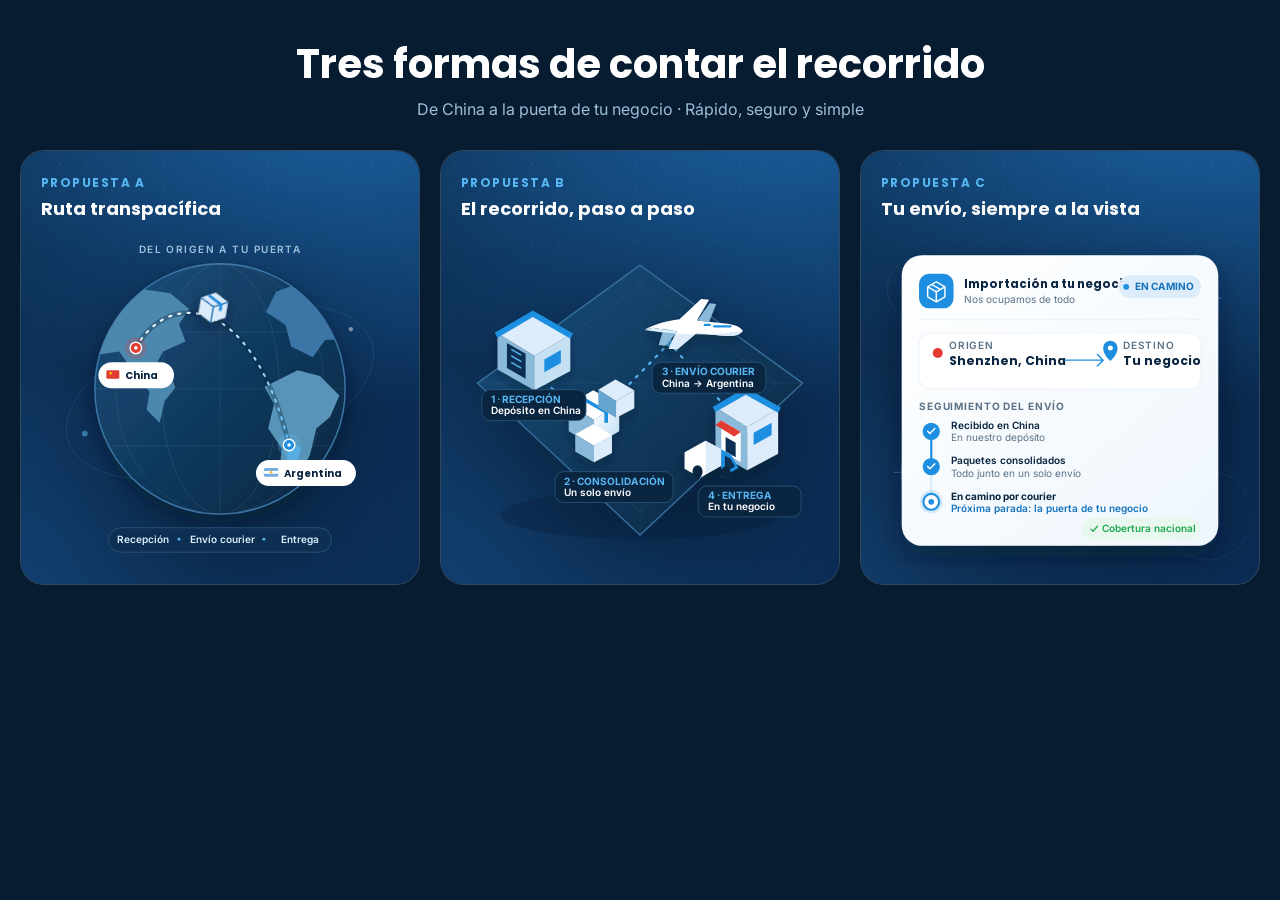
<file: preview-hero.html>
<!DOCTYPE html>
<html lang="es">
<head>
  <meta charset="UTF-8">
  <meta name="viewport" content="width=device-width, initial-scale=1.0">
  <title>ImportaYa — Propuestas para el hero</title>
  <link rel="preconnect" href="https://fonts.googleapis.com">
  <link rel="preconnect" href="https://fonts.gstatic.com" crossorigin>
  <link href="https://fonts.googleapis.com/css2?family=Inter:wght@400;500;600;700&family=Poppins:wght@600;700;800&display=swap" rel="stylesheet">
  <link rel="stylesheet" href="styles.css">
  <style>
    .hero-preview { min-height: 100vh; padding: 42px 20px 56px; background: #071c31; }
    .hero-preview-header { max-width: 1500px; margin: 0 auto 28px; color: #fff; text-align: center; }
    .hero-preview-header h1 { font-size: clamp(26px, 4vw, 40px); }
    .hero-preview-header p { margin-top: 10px; color: #9fbdd8; }
    .hero-preview-grid { max-width: 1500px; margin: 0 auto; display: grid; grid-template-columns: repeat(3, minmax(0, 1fr)); gap: 20px; align-items: stretch; }
    .hero-preview-card { overflow: hidden; border: 1px solid rgba(255,255,255,.16); border-radius: 24px; background: var(--navy); }
    .hero-preview-card .hero { height: 100%; }
    .hero-preview-card .hero .container { display: block; padding: 24px 12px 18px; }
    .hero-preview-card h2 { margin: 0 8px 14px; color: #fff; font-size: 18px; line-height: 1.35; }
    .hero-preview-card h2 span { display: block; margin-bottom: 5px; color: #57b6f2; font-size: 12px; letter-spacing: .12em; text-transform: uppercase; }
    .hero-preview-card .hero-art { max-width: 460px; }
    @media (max-width: 940px) {
      .hero-preview-grid { grid-template-columns: 1fr; max-width: 540px; }
    }
    @media (max-width: 560px) {
      .hero-preview { padding: 28px 12px 36px; }
      .hero-preview-card .hero .container { padding: 20px 0 12px; }
    }
  </style>
</head>
<body>
  <main class="hero-preview">
    <header class="hero-preview-header">
      <h1>Tres formas de contar el recorrido</h1>
      <p>De China a la puerta de tu negocio · Rápido, seguro y simple</p>
    </header>
    <div class="hero-preview-grid">
      <article class="hero-preview-card">
        <section class="hero on-dark">
          <div class="container">
            <h2><span>Propuesta A</span>Ruta transpacífica</h2>
            <div class="hero-art hero-art-a" aria-hidden="true">
              <svg viewBox="0 0 520 460" xmlns="http://www.w3.org/2000/svg">
                <defs>
                  <linearGradient id="hero-a-ocean" x1="0" y1="0" x2="1" y2="1">
                    <stop offset="0" stop-color="#174f7d"/><stop offset="1" stop-color="#0a2540"/>
                  </linearGradient>
                  <linearGradient id="hero-a-route" x1="0" y1="0" x2="1" y2="1">
                    <stop offset="0" stop-color="#fff"/><stop offset="1" stop-color="#57b6f2"/>
                  </linearGradient>
                  <clipPath id="hero-a-globe-clip"><circle cx="260" cy="214" r="174"/></clipPath>
                  <filter id="hero-a-shadow" x="-30%" y="-30%" width="160%" height="170%">
                    <feDropShadow dx="0" dy="10" stdDeviation="10" flood-color="#04162c" flood-opacity=".4"/>
                  </filter>
                </defs>
                <text x="260" y="25" fill="#9fc0dd" font-family="Inter,sans-serif" font-size="14" font-weight="600" letter-spacing="2" text-anchor="middle">DEL ORIGEN A TU PUERTA</text>
                <ellipse cx="260" cy="218" rx="222" ry="107" fill="none" stroke="#57b6f2" stroke-opacity=".18" transform="rotate(-18 260 218)"/>
                <circle cx="72" cy="276" r="4" fill="#57b6f2" opacity=".55"/>
                <circle cx="442" cy="131" r="3" fill="#fff" opacity=".45"/>
                <circle cx="260" cy="214" r="174" fill="url(#hero-a-ocean)" stroke="#3c76a6" stroke-width="2" filter="url(#hero-a-shadow)"/>
                <g clip-path="url(#hero-a-globe-clip)">
                  <ellipse cx="260" cy="214" rx="82" ry="174" fill="none" stroke="#dcecfa" stroke-opacity=".12"/>
                  <ellipse cx="260" cy="214" rx="145" ry="174" fill="none" stroke="#dcecfa" stroke-opacity=".1"/>
                  <path d="M86 214h348M260 40v348M105 135h310M105 293h310" fill="none" stroke="#dcecfa" stroke-opacity=".1"/>
                  <path d="m73 140 25-42 44-24 49 7 26 22-14 21 9 24-31 14-16 29-28-4-17-25-29 4Z" fill="#4c87ad"/>
                  <path d="m167 183 22 7 9 22-15 19-7 30-18-18 4-25-13-17Z" fill="#4c87ad"/>
                  <path d="m338 79 37-14 48 15 32 37-17 28-32 1-17 24-30-15-8-30-27-18Z" fill="#3c76a6"/>
                  <path d="m368 188 31 8 27 27-13 30-19 16-9 37-22 42-21-16 4-35-19-28 8-34-13-24Z" fill="#5794b7"/>
                  <path d="m356 287 17 9-10 39-12-10Z" fill="#57b6f2" opacity=".7"/>
                  <path d="M82 349c87 42 255 58 356-8v65H82Z" fill="#071c31" opacity=".25"/>
                </g>
                <path class="hero-art-a__route" d="M143 157C185 79 303 75 356 292" fill="none" stroke="#0a2540" stroke-width="7" stroke-linecap="round" opacity=".35"/>
                <path class="hero-art-a__route" d="M143 157C185 79 303 75 356 292" fill="none" stroke="url(#hero-a-route)" stroke-width="3" stroke-dasharray="3 10" stroke-linecap="round"/>
                <g transform="translate(143 157)">
                  <circle r="15" fill="#e23b32" opacity=".22"/>
                  <circle r="8" fill="#e23b32" stroke="#fff" stroke-width="2"/>
                  <circle r="2.5" fill="#fff"/>
                </g>
                <g transform="translate(356 292)">
                  <circle r="16" fill="#57b6f2" opacity=".25"/>
                  <circle r="8" fill="#1e8fe0" stroke="#fff" stroke-width="2"/>
                  <circle r="2.5" fill="#fff"/>
                </g>
                <g transform="translate(251 99) rotate(10)" filter="url(#hero-a-shadow)">
                  <path d="m-19-9 19-10 19 10v22L0 23l-19-10Z" fill="#dcecfa"/>
                  <path d="m-19-9 19 10 19-10M0 1v22" fill="none" stroke="#1573bd" stroke-width="2"/>
                  <path d="m-9-14 19 10v9" fill="none" stroke="#1e8fe0" stroke-width="4"/>
                </g>
                <g>
                  <rect x="91" y="177" width="105" height="36" rx="18" fill="#fff"/>
                  <rect x="102" y="188" width="18" height="12" rx="2" fill="#e23b32"/>
                  <path d="m108 189 1 3 3 .1-2.3 1.8.8 3-2.5-1.8-2.5 1.8.8-3-2.3-1.8 3-.1Z" fill="#ffde00" transform="scale(.65) translate(58 102)"/>
                  <text x="128" y="200" fill="#0a2540" font-family="Poppins,sans-serif" font-size="14" font-weight="700">China</text>
                </g>
                <g>
                  <rect x="310" y="313" width="139" height="36" rx="18" fill="#fff"/>
                  <rect x="321" y="324" width="20" height="12" rx="2" fill="#74acdf"/>
                  <rect x="321" y="328" width="20" height="4" fill="#fff"/>
                  <circle cx="331" cy="330" r="1.7" fill="#f6b40e"/>
                  <text x="349" y="336" fill="#0a2540" font-family="Poppins,sans-serif" font-size="14" font-weight="700">Argentina</text>
                </g>
                <rect x="105" y="407" width="310" height="34" rx="17" fill="#0d2f52" stroke="#315c82"/>
                <g fill="#dcecfa" font-family="Inter,sans-serif" font-size="14" font-weight="600" text-anchor="middle">
                  <text x="153" y="428">Recepción</text><text x="264" y="428">Envío courier</text><text x="371" y="428">Entrega</text>
                </g>
                <circle cx="203" cy="423" r="2" fill="#57b6f2"/><circle cx="321" cy="423" r="2" fill="#57b6f2"/>
              </svg>
            </div>
          </div>
        </section>
      </article>

      <article class="hero-preview-card">
        <section class="hero on-dark">
          <div class="container">
            <h2><span>Propuesta B</span>El recorrido, paso a paso</h2>
            <div class="hero-art hero-art-b" aria-hidden="true">
              <svg viewBox="0 0 520 460" xmlns="http://www.w3.org/2000/svg">
                <defs>
                  <linearGradient id="hero-b-platform" x1="0" y1="0" x2="1" y2="1">
                    <stop offset="0" stop-color="#174f7d"/><stop offset="1" stop-color="#0a2540"/>
                  </linearGradient>
                  <linearGradient id="hero-b-box" x1="0" y1="0" x2="1" y2="1">
                    <stop offset="0" stop-color="#fff"/><stop offset="1" stop-color="#bcdcf3"/>
                  </linearGradient>
                  <filter id="hero-b-shadow" x="-30%" y="-30%" width="160%" height="170%">
                    <feDropShadow dx="0" dy="8" stdDeviation="7" flood-color="#04162c" flood-opacity=".35"/>
                  </filter>
                </defs>
                <ellipse cx="260" cy="389" rx="194" ry="34" fill="#04162c" opacity=".25"/>
                <path d="m260 42 226 164-226 211L34 206Z" fill="url(#hero-b-platform)" stroke="#376f9c" stroke-width="2"/>
                <path d="m260 70 191 137-191 178L69 207Z" fill="none" stroke="#dcecfa" stroke-opacity=".08"/>
                <path d="m147 145 226 167M373 144 147 315M260 43v374M34 206h452" stroke="#dcecfa" stroke-opacity=".06"/>
                <path d="M105 190 198 256 301 150 405 269" fill="none" stroke="#57b6f2" stroke-width="3" stroke-dasharray="3 10" stroke-linecap="round"/>
                <circle cx="105" cy="190" r="6" fill="#e23b32" stroke="#fff" stroke-width="2"/>
                <circle cx="198" cy="256" r="5" fill="#57b6f2"/>
                <circle cx="301" cy="150" r="5" fill="#57b6f2"/>
                <circle cx="405" cy="269" r="6" fill="#1e8fe0" stroke="#fff" stroke-width="2"/>
                <g transform="translate(62 102)" filter="url(#hero-b-shadow)">
                  <path d="m0 35 49-28 52 30-50 29Z" fill="#dcecfa"/>
                  <path d="M0 35v50l51 29V66Z" fill="#8ab9d9"/>
                  <path d="m51 66 50-29v50l-50 27Z" fill="#c4e0f2"/>
                  <path d="m13 48 26 15v35L13 83Z" fill="#0d2f52"/>
                  <path d="m19 57 14 8M19 66l14 8M19 75l14 8" stroke="#57b6f2" stroke-width="2"/>
                  <path d="m65 71 23-13v18L65 89Z" fill="#1e8fe0"/>
                  <path d="m-4 34 53-31 56 32-4 7L49 12 0 41Z" fill="#1e8fe0"/>
                </g>
                <g transform="translate(161 211)" filter="url(#hero-b-shadow)">
                  <path d="m0 25 34-20 36 20-35 21Z" fill="#fff"/>
                  <path d="M0 25v37l35 20V46Z" fill="#8ab9d9"/>
                  <path d="m35 46 35-21v37L35 82Z" fill="url(#hero-b-box)"/>
                  <path d="m17 15 35 20v15" fill="none" stroke="#1e8fe0" stroke-width="5"/>
                  <path d="m41 4 24-14 26 15-25 15Z" fill="#dcecfa"/>
                  <path d="M41 4v25l25 14V20Z" fill="#65a5cf"/>
                  <path d="m66 20 25-15v25L66 43Z" fill="#dcecfa"/>
                  <path d="m9 66 25-14 26 15-25 15Z" fill="#fff"/>
                  <path d="M9 66v24l26 15V82Z" fill="#8ab9d9"/>
                  <path d="m35 82 25-15v25L35 105Z" fill="#dcecfa"/>
                </g>
                <g transform="translate(266 85)" filter="url(#hero-b-shadow)">
                  <g class="hero-art-b__plane">
                    <path d="M0 47c13-8 29-12 49-15l30-28 11 1-17 29 39 4c13 1 22 5 25 10-4 6-13 8-25 7l-40-3-26 22-12-1 11-24-34-5Z" fill="#fff"/>
                    <path d="m74 34 17-24 9 1-10 25M46 49l-17 20-9-1 7-23" fill="#8ab9d9"/>
                    <path d="M97 42h23M84 40h7" stroke="#1e8fe0" stroke-width="3" stroke-linecap="round"/>
                    <path d="M1 47c28 4 79 11 136 1-4 6-13 8-25 7l-40-3-26 22-12-1 11-24-34-5Z" fill="#dcecfa"/>
                  </g>
                </g>
                <g transform="translate(365 211)" filter="url(#hero-b-shadow)">
                  <path d="m0 29 42-24 45 26-43 25Z" fill="#dcecfa"/>
                  <path d="M0 29v62l44 25V56Z" fill="#8ab9d9"/>
                  <path d="m44 56 43-25v62l-43 23Z" fill="#dcecfa"/>
                  <path d="m8 47 27 16v42L8 89Z" fill="#fff"/>
                  <path d="m8 47 27 16-9 6-26-16Z" fill="#e23b32"/>
                  <path d="m14 70 14 8v20l-14-8Z" fill="#0d2f52"/>
                  <path d="m53 64 25-14v17l-25 14Z" fill="#1e8fe0"/>
                  <path d="m-4 28 46-27 49 28-4 7-45-25L0 35Z" fill="#1e8fe0"/>
                  <g transform="translate(-43 80)">
                    <path d="m0 11 29-16 22 12v23L22 46 0 34Z" fill="#fff"/>
                    <path d="m29-5 22 12v23L29 41Z" fill="#dcecfa"/>
                    <path d="m51 7 14 8 10 18-24 13V30Z" fill="#1e8fe0"/>
                    <path d="m56 16 8 4 6 11-14 8V25Z" fill="#0d2f52"/>
                    <ellipse cx="18" cy="38" rx="7" ry="9" fill="#0a2540"/><ellipse cx="57" cy="40" rx="7" ry="9" fill="#0a2540"/>
                  </g>
                </g>
                <g font-family="Inter,sans-serif">
                  <rect x="40" y="215" width="145" height="43" rx="12" fill="#0a2540" stroke="#315c82"/>
                  <text x="53" y="233" fill="#57b6f2" font-size="14" font-weight="700">1 · RECEPCIÓN</text>
                  <text x="53" y="249" fill="#fff" font-size="14" font-weight="600">Depósito en China</text>
                  <rect x="142" y="329" width="164" height="43" rx="12" fill="#0a2540" stroke="#315c82"/>
                  <text x="155" y="347" fill="#57b6f2" font-size="14" font-weight="700">2 · CONSOLIDACIÓN</text>
                  <text x="155" y="363" fill="#fff" font-size="14" font-weight="600">Un solo envío</text>
                  <rect x="277" y="177" width="158" height="43" rx="12" fill="#0a2540" stroke="#315c82"/>
                  <text x="290" y="195" fill="#57b6f2" font-size="14" font-weight="700">3 · ENVÍO COURIER</text>
                  <text x="290" y="211" fill="#fff" font-size="14" font-weight="600">China → Argentina</text>
                  <rect x="341" y="349" width="143" height="43" rx="12" fill="#0a2540" stroke="#315c82"/>
                  <text x="354" y="367" fill="#57b6f2" font-size="14" font-weight="700">4 · ENTREGA</text>
                  <text x="354" y="383" fill="#fff" font-size="14" font-weight="600">En tu negocio</text>
                </g>
              </svg>
            </div>
          </div>
        </section>
      </article>

      <article class="hero-preview-card">
        <section class="hero on-dark">
          <div class="container">
            <h2><span>Propuesta C</span>Tu envío, siempre a la vista</h2>
            <div class="hero-art hero-art-c" aria-hidden="true">
              <svg viewBox="0 0 520 460" xmlns="http://www.w3.org/2000/svg">
                <defs>
                  <linearGradient id="hero-c-card" x1="0" y1="0" x2="1" y2="1">
                    <stop offset="0" stop-color="#ffffff"/><stop offset="1" stop-color="#eef6fd"/>
                  </linearGradient>
                  <filter id="hero-c-shadow" x="-20%" y="-20%" width="140%" height="150%">
                    <feDropShadow dx="0" dy="16" stdDeviation="16" flood-color="#04162c" flood-opacity=".35"/>
                  </filter>
                </defs>
                <circle cx="65" cy="75" r="45" fill="none" stroke="#57b6f2" stroke-opacity=".16"/>
                <circle cx="465" cy="390" r="62" fill="none" stroke="#57b6f2" stroke-opacity=".14"/>
                <path d="M29 330h22M40 319v22M462 88h22M473 77v22" stroke="#57b6f2" stroke-width="2" stroke-linecap="round" opacity=".35"/>
                <rect x="40" y="28" width="440" height="404" rx="28" fill="url(#hero-c-card)" filter="url(#hero-c-shadow)"/>
                <rect x="64" y="54" width="48" height="48" rx="14" fill="#1e8fe0"/>
                <path d="m76 72 12-7 12 7v14l-12 7-12-7Z" fill="none" stroke="#fff" stroke-width="2" stroke-linejoin="round"/>
                <path d="m76 72 12 7 12-7M88 79v14M82 69l12 7" fill="none" stroke="#fff" stroke-width="2" stroke-linejoin="round"/>
                <text x="126" y="73" fill="#0a2540" font-family="Poppins,sans-serif" font-size="16" font-weight="700">Importación a tu negocio</text>
                <text x="126" y="94" fill="#5a7186" font-family="Inter,sans-serif" font-size="14">Nos ocupamos de todo</text>
                <rect x="342" y="56" width="114" height="32" rx="16" fill="#dcecfa"/>
                <circle cx="352" cy="72" r="4" fill="#1e8fe0"/>
                <text x="364" y="77" fill="#1573bd" font-family="Inter,sans-serif" font-size="14" font-weight="700">EN CAMINO</text>
                <path d="M64 118h392" stroke="#e2ecf5"/>
                <rect x="64" y="136" width="392" height="78" rx="16" fill="#fff" stroke="#e2ecf5"/>
                <circle cx="90" cy="164" r="7" fill="#e23b32"/>
                <text x="106" y="159" fill="#5a7186" font-family="Inter,sans-serif" font-size="14" font-weight="600" letter-spacing="1">ORIGEN</text>
                <text x="106" y="181" fill="#0a2540" font-family="Poppins,sans-serif" font-size="17" font-weight="700">Shenzhen, China</text>
                <path d="M267 174h53m-8-8 8 8-8 8" fill="none" stroke="#1e8fe0" stroke-width="2" stroke-linecap="round" stroke-linejoin="round"/>
                <path d="M340 157c0 10-10 18-10 18s-10-8-10-18a10 10 0 1 1 20 0Z" fill="#1e8fe0"/>
                <circle cx="330" cy="157" r="3.5" fill="#fff"/>
                <text x="348" y="159" fill="#5a7186" font-family="Inter,sans-serif" font-size="14" font-weight="600" letter-spacing="1">DESTINO</text>
                <text x="348" y="181" fill="#0a2540" font-family="Poppins,sans-serif" font-size="17" font-weight="700">Tu negocio</text>
                <text x="64" y="243" fill="#5a7186" font-family="Inter,sans-serif" font-size="14" font-weight="700" letter-spacing="1.2">SEGUIMIENTO DEL ENVÍO</text>
                <path d="M81 273v100" stroke="#dcecfa" stroke-width="3"/>
                <path d="M81 273v49" stroke="#1e8fe0" stroke-width="3"/>
                <circle cx="81" cy="273" r="12" fill="#1e8fe0"/>
                <path d="m76 273 3 3 7-7" fill="none" stroke="#fff" stroke-width="2" stroke-linecap="round" stroke-linejoin="round"/>
                <text x="108" y="270" fill="#0a2540" font-family="Inter,sans-serif" font-size="14" font-weight="600">Recibido en China</text>
                <text x="108" y="287" fill="#5a7186" font-family="Inter,sans-serif" font-size="14">En nuestro depósito</text>
                <circle cx="81" cy="322" r="12" fill="#1e8fe0"/>
                <path d="m76 322 3 3 7-7" fill="none" stroke="#fff" stroke-width="2" stroke-linecap="round" stroke-linejoin="round"/>
                <text x="108" y="319" fill="#0a2540" font-family="Inter,sans-serif" font-size="14" font-weight="600">Paquetes consolidados</text>
                <text x="108" y="336" fill="#5a7186" font-family="Inter,sans-serif" font-size="14">Todo junto en un solo envío</text>
                <circle class="hero-art-c__pulse" cx="81" cy="371" r="16" fill="#1e8fe0" opacity=".16"/>
                <circle cx="81" cy="371" r="11" fill="#fff" stroke="#1e8fe0" stroke-width="3"/>
                <circle cx="81" cy="371" r="4" fill="#1e8fe0"/>
                <text x="108" y="368" fill="#0a2540" font-family="Inter,sans-serif" font-size="14" font-weight="700">En camino por courier</text>
                <text x="108" y="385" fill="#1573bd" font-family="Inter,sans-serif" font-size="14" font-weight="600">Próxima parada: la puerta de tu negocio</text>
                <rect x="290" y="394" width="166" height="30" rx="15" fill="#e9f8ef"/>
                <path d="m303 409 3 3 6-7" fill="none" stroke="#1da851" stroke-width="1.8" stroke-linecap="round" stroke-linejoin="round"/>
                <text x="318" y="413" fill="#1da851" font-family="Inter,sans-serif" font-size="14" font-weight="600">Cobertura nacional</text>
              </svg>
            </div>
          </div>
        </section>
      </article>
    </div>
  </main>
</body>
</html>
</file>
<file: styles.css>
/* ImportaYa by Vertex — landing styles */

:root {
  --navy: #0a2540;
  --navy-2: #0d2f52;
  --navy-3: #10386180;
  --blue: #1e8fe0;
  --blue-600: #1573bd;
  --blue-050: #eef6fd;
  --blue-100: #dcecfa;
  --red: #e23b32;
  --green: #25d366;
  --green-600: #1da851;
  --ink: #0b2540;
  --muted: #5a7186;
  --bg: #ffffff;
  --bg-soft: #f2f8fd;
  --line: #e2ecf5;
  --shadow: 0 10px 30px rgba(10, 37, 64, .10);
  --shadow-lg: 0 24px 60px rgba(10, 37, 64, .18);
  --radius: 18px;
  --maxw: 1120px;
  --font: "Inter", -apple-system, BlinkMacSystemFont, "Segoe UI", Roboto, Helvetica, Arial, sans-serif;
  --font-head: "Poppins", var(--font);
}

* { box-sizing: border-box; }
html { scroll-behavior: smooth; }
body {
  margin: 0;
  font-family: var(--font);
  color: var(--ink);
  background: var(--bg);
  line-height: 1.6;
  -webkit-font-smoothing: antialiased;
  overflow-x: hidden;
}
h1, h2, h3, .logo-word { font-family: var(--font-head); line-height: 1.12; margin: 0; }
p { margin: 0; }
a { color: inherit; text-decoration: none; }
img, svg { display: block; max-width: 100%; }

.container { width: 100%; max-width: var(--maxw); margin: 0 auto; padding: 0 20px; }
.section { padding: 84px 0; }
.section--soft { background: var(--bg-soft); }
.eyebrow {
  display: inline-block; font-family: var(--font-head); font-weight: 600;
  font-size: 13px; letter-spacing: .14em; text-transform: uppercase;
  color: var(--blue-600); margin-bottom: 14px;
}
.section-head { max-width: 680px; margin: 0 auto 52px; text-align: center; }
.section-head h2 { font-size: clamp(28px, 4vw, 42px); font-weight: 700; }
.section-head p { color: var(--muted); font-size: 18px; margin-top: 14px; }

/* ---------- Buttons ---------- */
.btn {
  display: inline-flex; align-items: center; gap: 10px; justify-content: center;
  font-family: var(--font-head); font-weight: 600; font-size: 16px;
  padding: 14px 24px; border-radius: 999px; border: 2px solid transparent;
  cursor: pointer; transition: transform .12s ease, box-shadow .12s ease, background .12s ease, color .12s ease;
  white-space: nowrap;
}
.btn svg { width: 20px; height: 20px; flex: 0 0 auto; }
.btn--wa { background: var(--green); color: #fff; box-shadow: 0 8px 22px rgba(37, 211, 102, .35); }
.btn--wa:hover { background: var(--green-600); transform: translateY(-2px); }
.btn--primary { background: var(--blue); color: #fff; box-shadow: 0 8px 22px rgba(30, 143, 224, .32); }
.btn--primary:hover { background: var(--blue-600); transform: translateY(-2px); }
.btn--ghost { background: transparent; color: #fff; border-color: rgba(255,255,255,.4); }
.btn--ghost:hover { background: rgba(255,255,255,.1); border-color: #fff; }
.btn--outline { background: #fff; color: var(--navy); border-color: var(--line); }
.btn--outline:hover { border-color: var(--blue); color: var(--blue-600); transform: translateY(-2px); }

/* ---------- Logo ---------- */
.logo { display: inline-flex; align-items: center; gap: 10px; }
.logo-mark { width: 40px; height: 40px; flex: 0 0 auto; }
.logo-text { display: flex; flex-direction: column; line-height: 1; }
.logo-word { font-weight: 800; font-size: 22px; letter-spacing: -.01em; }
.logo-word .lw-b { color: var(--navy); }
.logo-word .lw-y { color: var(--blue); }
.logo-sub { font-size: 9.5px; letter-spacing: .18em; text-transform: uppercase; color: var(--muted); font-weight: 600; margin-top: 3px; }
.on-dark .logo-word .lw-b { color: #fff; }
.on-dark .logo-sub { color: #9fc0dd; }

/* ---------- Header ---------- */
.header {
  position: sticky; top: 0; z-index: 40;
  background: rgba(255,255,255,.85); backdrop-filter: saturate(160%) blur(10px);
  border-bottom: 1px solid var(--line);
}
.header .container { display: flex; align-items: center; justify-content: space-between; height: 70px; }
.nav { display: flex; align-items: center; gap: 30px; }
.nav a { font-size: 15px; font-weight: 500; color: var(--navy); opacity: .82; }
.nav a:hover { opacity: 1; color: var(--blue-600); }
.header .btn { padding: 10px 18px; font-size: 15px; }
.nav-toggle { display: none; }

/* ---------- Hero ---------- */
.hero {
  position: relative; color: #fff; overflow: hidden;
  background:
    radial-gradient(1000px 500px at 85% -10%, #1a5fa0 0%, transparent 60%),
    radial-gradient(900px 600px at 0% 100%, #123f6e 0%, transparent 55%),
    linear-gradient(160deg, #0a2540 0%, #0c2f57 55%, #0a2952 100%);
}
.hero::after {
  content: ""; position: absolute; inset: 0; pointer-events: none;
  background-image: radial-gradient(rgba(255,255,255,.06) 1px, transparent 1px);
  background-size: 26px 26px; mask-image: linear-gradient(180deg, #000, transparent 75%);
}
.hero .container { position: relative; z-index: 2; display: grid; grid-template-columns: 1.05fr .95fr; gap: 40px; align-items: center; padding-top: 64px; padding-bottom: 72px; }
.hero-badge {
  display: inline-flex; align-items: center; gap: 8px; font-size: 13px; font-weight: 600;
  letter-spacing: .06em; text-transform: uppercase; color: #cfe4f6;
  background: rgba(255,255,255,.08); border: 1px solid rgba(255,255,255,.16);
  padding: 7px 14px; border-radius: 999px; margin-bottom: 22px;
}
.hero-badge b { color: #fff; }
.hero h1 { font-size: clamp(34px, 5.2vw, 58px); font-weight: 800; letter-spacing: -.02em; }
.hero h1 .accent { color: #57b6f2; }
.hero-sub { font-size: clamp(17px, 2vw, 21px); color: #c6d9ea; margin-top: 20px; max-width: 30ch; }
.hero-pills { display: flex; gap: 10px; margin: 26px 0 30px; flex-wrap: wrap; }
.pill {
  display: inline-flex; align-items: center; gap: 8px; font-weight: 600; font-size: 14px;
  color: #eaf4fd; background: rgba(255,255,255,.07); border: 1px solid rgba(255,255,255,.14);
  padding: 8px 15px; border-radius: 999px;
}
.pill svg { width: 16px; height: 16px; color: #57b6f2; }
.hero-cta { display: flex; gap: 14px; flex-wrap: wrap; }
.hero-trust { display: flex; align-items: center; gap: 18px; margin-top: 30px; color: #9fbdd8; font-size: 14px; flex-wrap: wrap; }
.hero-trust b { color: #fff; }

/* Hero illustration */
.hero-art { position: relative; width: 100%; }
.hero-art svg { width: 100%; height: auto; filter: drop-shadow(0 30px 50px rgba(0,0,0,.35)); }
.hero-art-a, .hero-art-b, .hero-art-c { max-width: 520px; margin: 0 auto; }
.hero-art-a__route { animation: hero-art-a-route 16s linear infinite; }
.hero-art-b__plane { animation: hero-art-b-float 4s ease-in-out infinite; transform-box: fill-box; transform-origin: center; }
.hero-art-c__pulse { animation: hero-art-c-pulse 2.4s ease-in-out infinite; }
@keyframes hero-art-a-route { to { stroke-dashoffset: -140; } }
@keyframes hero-art-b-float { 50% { transform: translateY(-6px); } }
@keyframes hero-art-c-pulse { 50% { opacity: .38; } }

/* ---------- Service steps (logistics 4) ---------- */
.flow { display: grid; grid-template-columns: repeat(4, 1fr); gap: 18px; }
.flow-card {
  position: relative; background: #fff; border: 1px solid var(--line); border-radius: var(--radius);
  padding: 28px 22px; box-shadow: var(--shadow); text-align: left;
}
.flow-ico {
  width: 56px; height: 56px; border-radius: 15px; display: grid; place-items: center;
  background: var(--blue-050); color: var(--blue-600); margin-bottom: 16px;
}
.flow-ico svg { width: 30px; height: 30px; }
.flow-card h3 { font-size: 18px; font-weight: 700; margin-bottom: 6px; }
.flow-card p { color: var(--muted); font-size: 15px; }
.flow-card .num { position: absolute; top: 18px; right: 20px; font-family: var(--font-head); font-weight: 800; font-size: 30px; color: var(--blue-100); }
.flow-arrow { display: none; }

/* ---------- How it works (5 steps) ---------- */
.steps { max-width: 820px; margin: 0 auto; display: flex; flex-direction: column; gap: 8px; }
.step { display: grid; grid-template-columns: 64px 1fr; gap: 24px; }
.step-rail { display: flex; flex-direction: column; align-items: center; }
.step-num {
  width: 52px; height: 52px; border-radius: 50%; display: grid; place-items: center;
  font-family: var(--font-head); font-weight: 800; font-size: 22px; color: #fff; flex: 0 0 auto;
  box-shadow: 0 8px 18px rgba(10,37,64,.16);
}
.step:nth-child(1) .step-num { background: var(--red); }
.step:nth-child(2) .step-num { background: var(--blue); }
.step:nth-child(3) .step-num { background: var(--blue-600); }
.step:nth-child(4) .step-num { background: #6b57c9; }
.step:nth-child(5) .step-num { background: var(--green-600); }
.step-line { width: 2px; flex: 1; background: linear-gradient(var(--line), var(--line)); margin: 8px 0; }
.step:last-child .step-line { display: none; }
.step-body { padding-bottom: 34px; }
.step-body h3 { font-size: 20px; font-weight: 700; margin-bottom: 8px; }
.step-body p { color: var(--muted); font-size: 16px; }
.step-note {
  display: inline-flex; align-items: center; gap: 8px; margin-top: 12px;
  font-size: 14px; font-weight: 600; color: var(--blue-600);
  background: var(--blue-050); padding: 7px 13px; border-radius: 10px;
}
.step-note svg { width: 16px; height: 16px; }

/* ---------- Ideal para ---------- */
.cards { display: grid; grid-template-columns: repeat(3, 1fr); gap: 18px; }
.card {
  background: #fff; border: 1px solid var(--line); border-radius: var(--radius); padding: 26px;
  display: flex; align-items: flex-start; gap: 16px; box-shadow: var(--shadow);
  transition: transform .14s ease, box-shadow .14s ease, border-color .14s ease;
}
.card:hover { transform: translateY(-4px); box-shadow: var(--shadow-lg); border-color: var(--blue-100); }
.card-ico { width: 48px; height: 48px; border-radius: 13px; display: grid; place-items: center; background: var(--navy); color: #fff; flex: 0 0 auto; }
.card-ico svg { width: 26px; height: 26px; }
.card h3 { font-size: 17px; font-weight: 700; }
.card p { color: var(--muted); font-size: 14.5px; margin-top: 4px; }

/* ---------- Cobertura ---------- */
.coverage { display: grid; grid-template-columns: 1fr 1fr; gap: 48px; align-items: center; }
.coverage h2 { font-size: clamp(28px, 4vw, 40px); font-weight: 700; }
.coverage p { color: var(--muted); font-size: 18px; margin-top: 14px; }
.provinces { display: flex; flex-wrap: wrap; gap: 10px; margin-top: 26px; }
.prov {
  display: inline-flex; align-items: center; gap: 7px; font-weight: 600; font-size: 14.5px;
  background: #fff; border: 1px solid var(--line); padding: 9px 15px; border-radius: 999px; color: var(--navy);
}
.prov svg { width: 14px; height: 14px; color: var(--blue); }
.coverage-quote {
  font-family: var(--font-head); font-weight: 700; font-size: 22px; color: var(--navy);
  margin-top: 30px; padding-left: 18px; border-left: 4px solid var(--blue);
}
.coverage-quote span { color: var(--blue-600); }
.map-wrap { display: grid; place-items: center; }
.map-wrap svg { width: 100%; max-width: 360px; height: auto; }

/* ---------- CTA band ---------- */
.cta {
  color: #fff; text-align: center; border-radius: 28px; padding: 56px 28px; position: relative; overflow: hidden;
  background: radial-gradient(700px 300px at 50% -30%, #1a5fa0, transparent 70%), linear-gradient(150deg, #0a2540, #0e3a66);
  box-shadow: var(--shadow-lg);
}
.cta h2 { font-size: clamp(26px, 4vw, 40px); font-weight: 800; }
.cta p { color: #c6d9ea; font-size: 18px; margin: 14px auto 0; max-width: 52ch; }
.cta-actions { display: flex; gap: 14px; justify-content: center; flex-wrap: wrap; margin-top: 30px; }
.cta-phone { font-family: var(--font-head); font-weight: 800; font-size: clamp(24px, 4vw, 34px); margin-top: 6px; letter-spacing: .01em; }
.cta-phone a { color: #fff; }

/* ---------- Footer ---------- */
.footer { background: var(--navy); color: #cfe0ee; padding: 54px 0 30px; }
.footer .container { display: grid; grid-template-columns: 1.4fr 1fr 1fr; gap: 34px; }
.footer h4 { font-family: var(--font-head); color: #fff; font-size: 15px; letter-spacing: .04em; text-transform: uppercase; margin: 0 0 14px; }
.footer a { display: inline-flex; align-items: center; gap: 9px; color: #cfe0ee; padding: 5px 0; opacity: .9; }
.footer a:hover { opacity: 1; color: #fff; }
.footer a svg { width: 18px; height: 18px; }
.footer-tag { color: #8fb0cd; font-size: 15px; margin-top: 12px; max-width: 30ch; }
.footer-bottom { border-top: 1px solid rgba(255,255,255,.12); margin-top: 40px; padding-top: 22px; display: flex; justify-content: space-between; gap: 12px; flex-wrap: wrap; color: #8fb0cd; font-size: 14px; }
.footer-bottom .brand-v { color: #fff; font-weight: 600; }

/* ---------- Floating WhatsApp ---------- */
.wa-fab {
  position: fixed; right: max(18px, env(safe-area-inset-right)); bottom: max(18px, env(safe-area-inset-bottom));
  z-index: 50; display: inline-flex; align-items: center; gap: 10px;
  padding: 13px 20px 13px 15px; background: var(--green); color: #fff; font-family: var(--font-head);
  font-weight: 700; font-size: 15px; border-radius: 999px; box-shadow: 0 10px 26px rgba(0,0,0,.28);
  transition: transform .12s ease, background .12s ease;
}
.wa-fab:hover { background: var(--green-600); transform: translateY(-2px); }
.wa-fab svg { width: 26px; height: 26px; }

/* ---------- Reveal on scroll ---------- */
.reveal { opacity: 0; transform: translateY(18px); transition: opacity .6s ease, transform .6s ease; }
.reveal.in { opacity: 1; transform: none; }
@media (prefers-reduced-motion: reduce) {
  .reveal { opacity: 1; transform: none; transition: none; }
  html { scroll-behavior: auto; }
  .hero-art-a__route, .hero-art-b__plane, .hero-art-c__pulse { animation: none; }
}

/* ---------- Responsive ---------- */
@media (max-width: 940px) {
  .hero .container { grid-template-columns: 1fr; padding-top: 40px; }
  .hero-art { order: -1; max-width: 460px; margin: 0 auto; }
  .flow { grid-template-columns: repeat(2, 1fr); }
  .cards { grid-template-columns: repeat(2, 1fr); }
  .coverage { grid-template-columns: 1fr; gap: 30px; }
  .map-wrap { order: -1; }
  .nav { display: none; }
  .nav-toggle { display: inline-flex; }
}
@media (max-width: 560px) {
  .section { padding: 60px 0; }
  .flow { grid-template-columns: 1fr; }
  .cards { grid-template-columns: 1fr; }
  .footer .container { grid-template-columns: 1fr; }
  .wa-fab .wa-label { display: none; }
  .wa-fab { padding: 15px; }
  .wa-fab svg { width: 28px; height: 28px; }
  .header .btn .btn-label { display: none; }
  .header .btn { padding: 10px 12px; }
}
</file>
<file: css/form.css>
/* ImportaYa — estilos del formulario de cotización (compartido por / y /pro) */
.quote {
  --q-navy: #0a2540;
  --q-blue: #1e8fe0;
  --q-blue-600: #1573bd;
  --q-green: #25d366;
  --q-green-600: #1da851;
  --q-ink: #0b2540;
  --q-muted: #5a7186;
  --q-line: #d9e6f2;
  --q-bg: #ffffff;
  font-family: "Inter", -apple-system, BlinkMacSystemFont, "Segoe UI", Roboto, Helvetica, Arial, sans-serif;
}
.quote * { box-sizing: border-box; }
.quote-card {
  background: var(--q-bg);
  border: 1px solid var(--q-line);
  border-radius: 20px;
  box-shadow: 0 18px 50px rgba(10, 37, 64, .12);
  padding: 30px;
  max-width: 720px;
  margin: 0 auto;
}
.quote-title {
  font-family: "Poppins", "Inter", sans-serif;
  font-weight: 700;
  font-size: 24px;
  color: var(--q-navy);
  margin: 0 0 6px;
  text-align: center;
}
.quote-lead {
  color: var(--q-muted);
  text-align: center;
  margin: 0 0 24px;
  font-size: 15px;
}
.form-grid {
  display: grid;
  grid-template-columns: repeat(2, 1fr);
  gap: 16px 18px;
}
.field { display: flex; flex-direction: column; gap: 6px; }
.field--full { grid-column: 1 / -1; }
.field label {
  font-size: 13.5px;
  font-weight: 600;
  color: var(--q-navy);
}
.field label .req { color: #e23b32; }
.field input,
.field select,
.field textarea {
  width: 100%;
  font: inherit;
  font-size: 15px;
  color: var(--q-ink);
  background: #f7fafd;
  border: 1.5px solid var(--q-line);
  border-radius: 11px;
  padding: 11px 13px;
  transition: border-color .12s ease, box-shadow .12s ease, background .12s ease;
}
.field textarea { resize: vertical; min-height: 84px; }
.field input:focus,
.field select:focus,
.field textarea:focus {
  outline: none;
  background: #fff;
  border-color: var(--q-blue);
  box-shadow: 0 0 0 3px rgba(30, 143, 224, .16);
}
.field input::placeholder,
.field textarea::placeholder { color: #9db3c6; }
.field select { appearance: none; -webkit-appearance: none; cursor: pointer;
  background-image: url("data:image/svg+xml,%3Csvg xmlns='http://www.w3.org/2000/svg' width='16' height='16' viewBox='0 0 24 24' fill='none' stroke='%235a7186' stroke-width='2.4' stroke-linecap='round' stroke-linejoin='round'%3E%3Cpath d='M6 9l6 6 6-6'/%3E%3C/svg%3E");
  background-repeat: no-repeat; background-position: right 12px center; padding-right: 38px;
}
.form-actions { margin-top: 24px; text-align: center; }
.btn-cotizar {
  display: inline-flex; align-items: center; justify-content: center; gap: 10px;
  font-family: "Poppins", "Inter", sans-serif; font-weight: 700; font-size: 16px;
  color: #fff; background: var(--q-green);
  border: none; border-radius: 999px; padding: 15px 30px; cursor: pointer;
  box-shadow: 0 10px 24px rgba(37, 211, 102, .34);
  transition: transform .12s ease, background .12s ease;
}
.btn-cotizar:hover { background: var(--q-green-600); transform: translateY(-2px); }
.btn-cotizar svg { width: 22px; height: 22px; }
.form-note { margin-top: 14px; font-size: 13px; color: var(--q-muted); text-align: center; }

@media (max-width: 560px) {
  .quote-card { padding: 22px 18px; }
  .form-grid { grid-template-columns: 1fr; }
}
</file>
